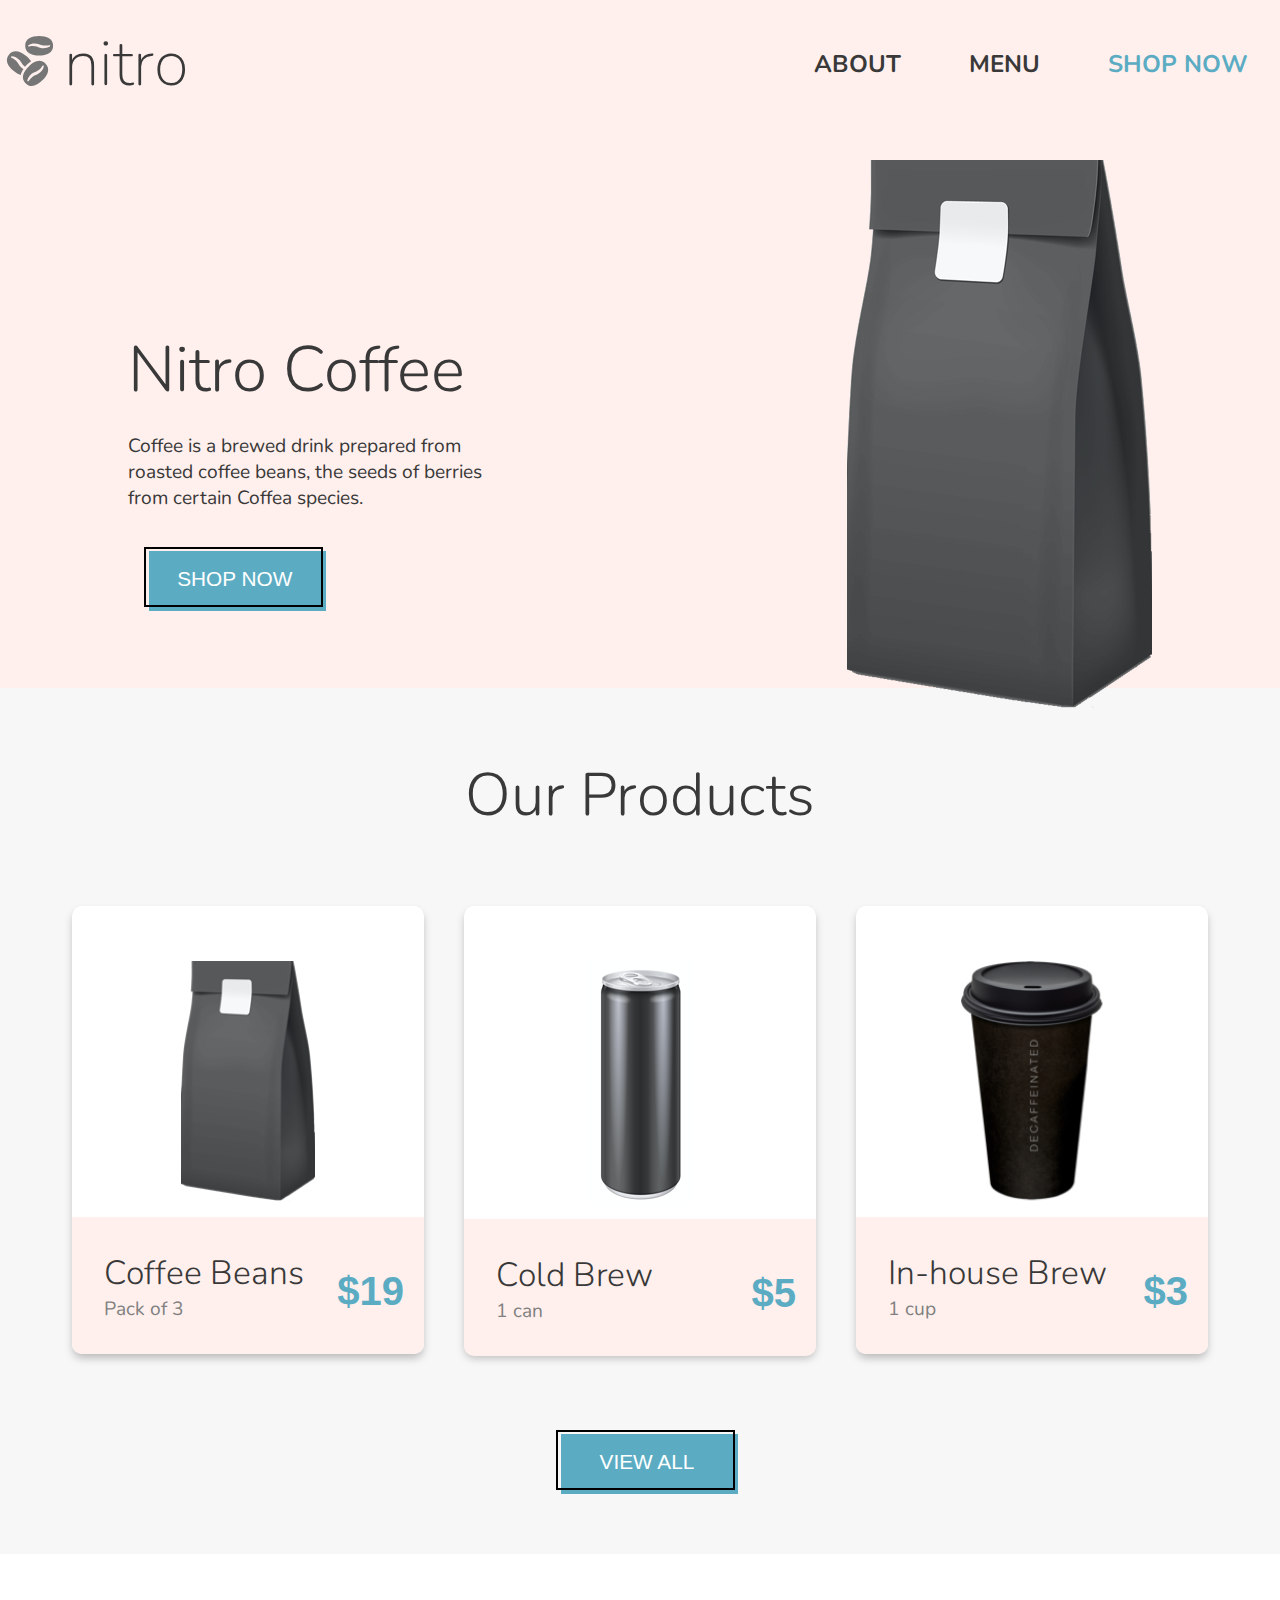
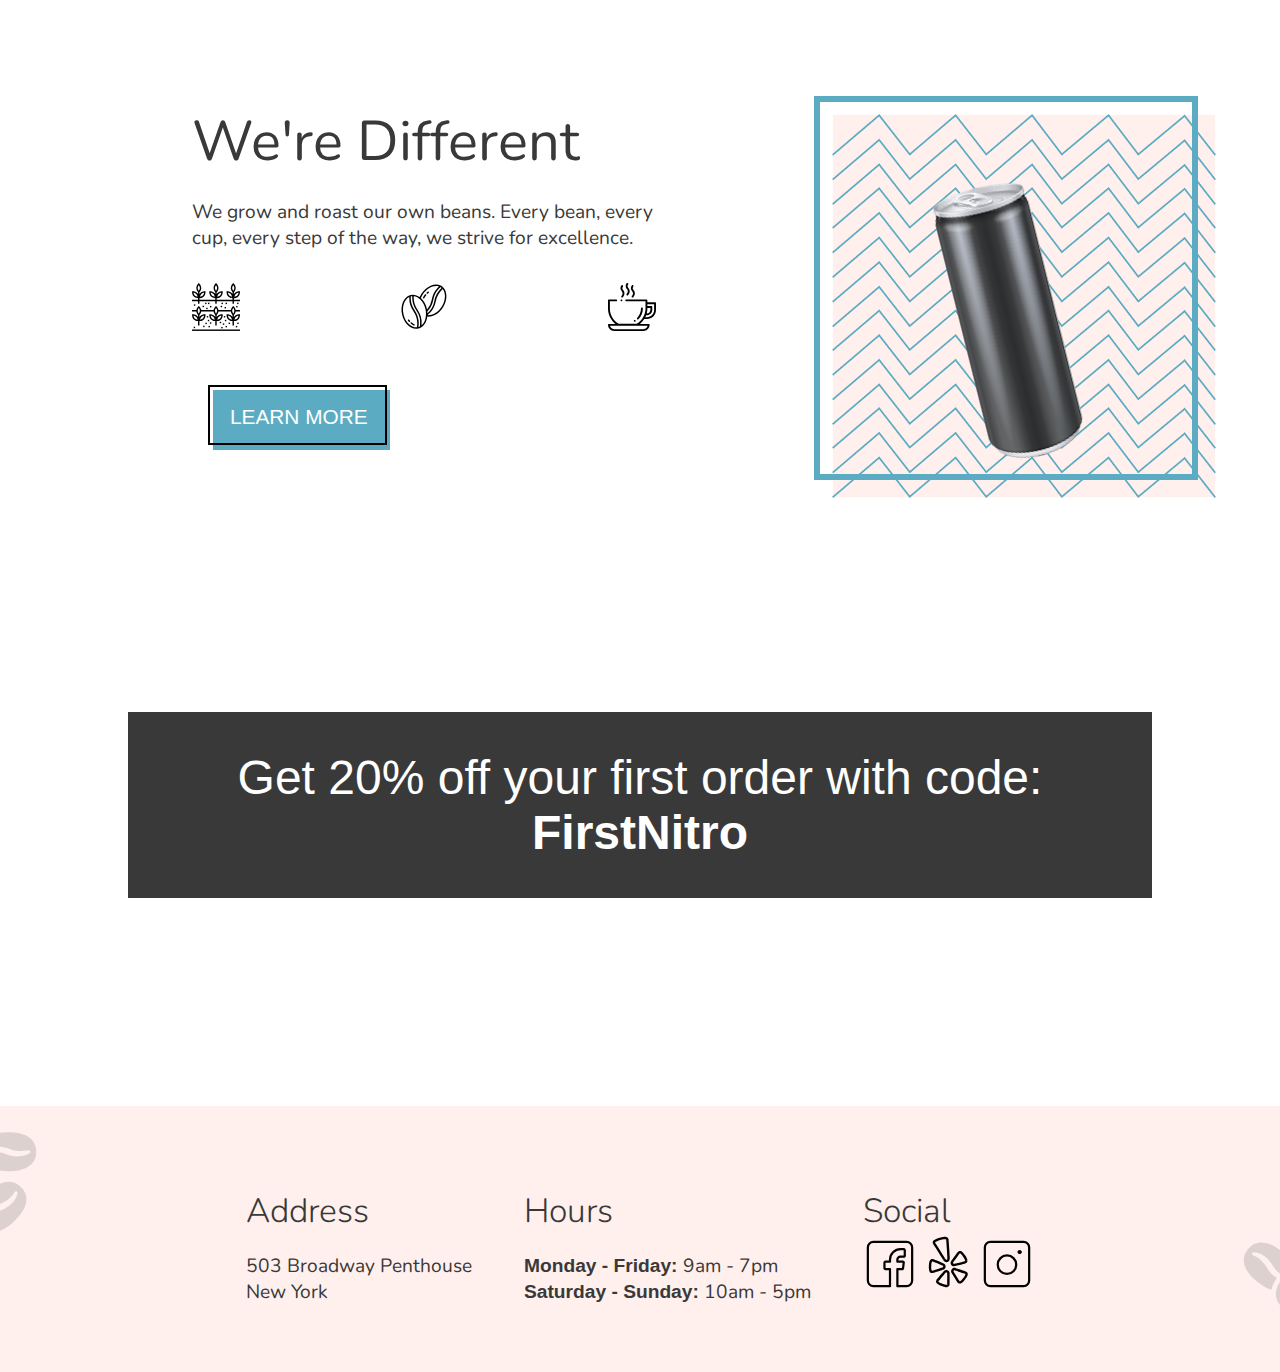
<file: noriko-kono-coffeeshop/index.html>
<!DOCTYPE html>
<html lang="en">
    <head>
        <meta charset="UTF-8">
        <meta http-equiv="X-UA-Compatible" content="IE=edge">
        <meta name="viewport" content="width=device-width, initial-scale=1.0">
        <link rel="preconnect" href="https://fonts.googleapis.com">
        <link rel="preconnect" href="https://fonts.gstatic.com" crossorigin>
        <link href="https://fonts.googleapis.com/css2?family=Nunito:wght@300&display=swap" rel="stylesheet">    
        <link rel="stylesheet" href="./css/global.css">
        <link rel="stylesheet" href="./css/landing.css">

        <title>🍰 Coffee Shop Home</title>
    </head>
    <body>
        <header>
            <nav class="navbar">
                <div>
                        <a href="./"><img src="./assets/logos/coffee-beans-logo-and-footer.svg" alt="coffee bean logo" class="beans-icon"></a>
                        <a href="https://www.starbucks.ca/" target="_blank" rel="noopener noreferrer" class="store-name">nitro</a>
                </div>
                <div>
                    <ul> 
                        <li><a href="#address">ABOUT</a></li>
                        <li><a href="./pages/menu.html">MENU</a></li>
                        <li><a href="./pages/menu.html" class="shop-now">SHOP NOW</a></li>
                    </ul>
                </div>
            </nav>
        </header>

        <main>
            <section class="h1-container">
                <div class="h1-container__card--text">
                    <h1>Nitro Coffee</h1>
                        <p>Coffee is a brewed drink prepared from <br> roasted coffee beans, the seeds of berries <br> from certain Coffea species.</p>
                        <div>
                            <a href="./pages/menu.html"><button type="button" class="button shop-now">SHOP NOW</button>
                            <div class="button__line"></div>
                            </a>
                        </div>
                </div>
                <div class="h1-container__card--image">
                        <img src="./assets/images/coffeebeans-hero.png" alt="coffee bag">
                </div>
            </section>
        
            <section class="product">
                <h2 class="product__heading">Our Products</h2>
                <div class="product-container">  
                    <div class="product-container__card">
                        <img src="./assets/images/coffeebeans.png" alt="coffee beans" class="product-image">   
                            <div class="product-container__card-pink-background">
                                <div class="product-container__card-pink-background--left">
                                    <h3>Coffee Beans</h3>
                                    <p class="product-container__card-pink-background--left-description">Pack of 3</p>
                                </div>
                                <p class="product-price">$19</p>
                            </div>
                    </div>  

                    <div class="product-container__card">
                        <img src="./assets/images/coldbrew.png" alt="cold brew" class="product-image">
                            <div class="product-container__card-pink-background">
                                <div class="product-container__card-pink-background--left">
                                    <h3>Cold Brew</h3>
                                    <p class="product-container__card-pink-background--left-description">1 can</p>
                                </div>
                                <p class="product-price">$5</p>
                            </div>
                    </div>

                    <div class="product-container__card">
                        <img src="./assets/images/inhousebrew.png" alt="in-house brew" class="product-image">
                            <div class="product-container__card-pink-background">
                                <div class="product-container__card-pink-background--left">
                                    <h3>In-house Brew</h3>
                                    <p class="product-container__card-pink-background--left-description">1 cup</p>
                                </div>
                                <p class="product-price">$3</p>
                            </div>
                    </div>     
                </div>

                <div class="product-container--button">
                    <a href="./pages/menu.html">
                        <button type="button" class="button">VIEW ALL</button>
                            <div class="button__line"></div>
                    </a>
                </div>
            </section>       
            
            <section class="slogan-container">
                <div class="slogan-container__left">
                    <h4>We're Different</h4>
                        <p>
                            We grow and roast our own beans. Every bean, every<br>
                            cup, every step of the way, we strive for excellence.
                        </p>

                        <div class="slogan-container__icon-container">
                            <div class="slogan-container__icon">
                                <img src="./assets/logos/planting.svg" alt="plant icon" class="slogan-icon">
                            </div>
                            <div class="slogan-container__icon">
                                <img src="./assets/logos/coffee-beans.svg" alt="coffee beans icon" class="slogan-icon">
                            </div>
                            <div class="slogan-container__icon">
                                <img src="./assets/logos/coffee-cup.svg" alt="coffee cup icon" class="slogan-icon">
                            </div>
                        </div>

                        <div class="button-block">
                            <a href="https://www.deviantart.com/yves100/art/Nyancat-coffee-version-3-335978188" target="_blank" rel="noopener noreferrer">
                                <button type="button" class="button">LEARN MORE</button>
                                    <div class="button__line"></div>
                            </a>
                        </div>
                </div>

                 <div class="slogan-container__right">
                        <div class="slogan-container__right--png-1">
                            <img src="./assets/logos/coldbrewbackground.png" alt="cold brew background" class="cold-brew-background">
                                <div class="slogan-container__right--line-decoration">
                                    <div class="slogan-container__right--png-2">
                                        <img src="./assets/images/tiltedcan.png" alt="tilted can" class="tilted-can style">
                                    </div>
                                </div>
                        </div>
                    </div>
                </div>
            </section>
                <p class="promotion">Get 20% off your first order with code: <span class="promotion__title">FirstNitro</span></p>
        </main> 

        <footer>
            <address class="address" id="address">
                <div class="address__beans-logo--left">
                    <img src="./assets/logos/coffee-beans-logo-and-footer.svg" alt="coffee bean logo" class="beans-icon--footer">
                </div>
                <div>
                    <h3>Address</h3>
                        <p>503 Broadway Penthouse<br>New York</p>
                    </div>
                <div>
                    <h3>Hours</h3>
                        <p>
                            <span>Monday - Friday:</span> 9am - 7pm<br>
                            <span>Saturday - Sunday:</span> 10am - 5pm
                        </p>
                </div>
                <div>
                    <h3>Social</h3>
                        <!-- https://stackoverflow.com/questions/38437231/icon-flipping-on-hover -->
                        <a href="https://www.facebook.com/" target="_blank" rel="noopener noreferrer">
                            <img src="./assets/logos/Facebook-Icon.svg" alt="Facebook icon" id="logo-img" />
                        </a>
                        <a href="https://www.yelp.com/" target="_blank" rel="noopener noreferrer">
                            <img src="./assets/logos/Yelp-Icon.svg" alt="Yelp icon" id="logo-img" />
                        </a>
                        <a href="https://www.instagram.com/" target="_blank" rel="noopener noreferrer">
                            <img src="./assets/logos/Instagram-Icon.svg" alt="Instagram icon" id="logo-img" />
                        </a>
                </div>
                <div class="address__beans-logo--right">
                    <img src="./assets/logos/coffee-beans-logo-and-footer.svg" alt="coffee bean logo" class="beans-icon--footer">
                </div>
            </address>
        </footer>
    </body>
</html>
</file>
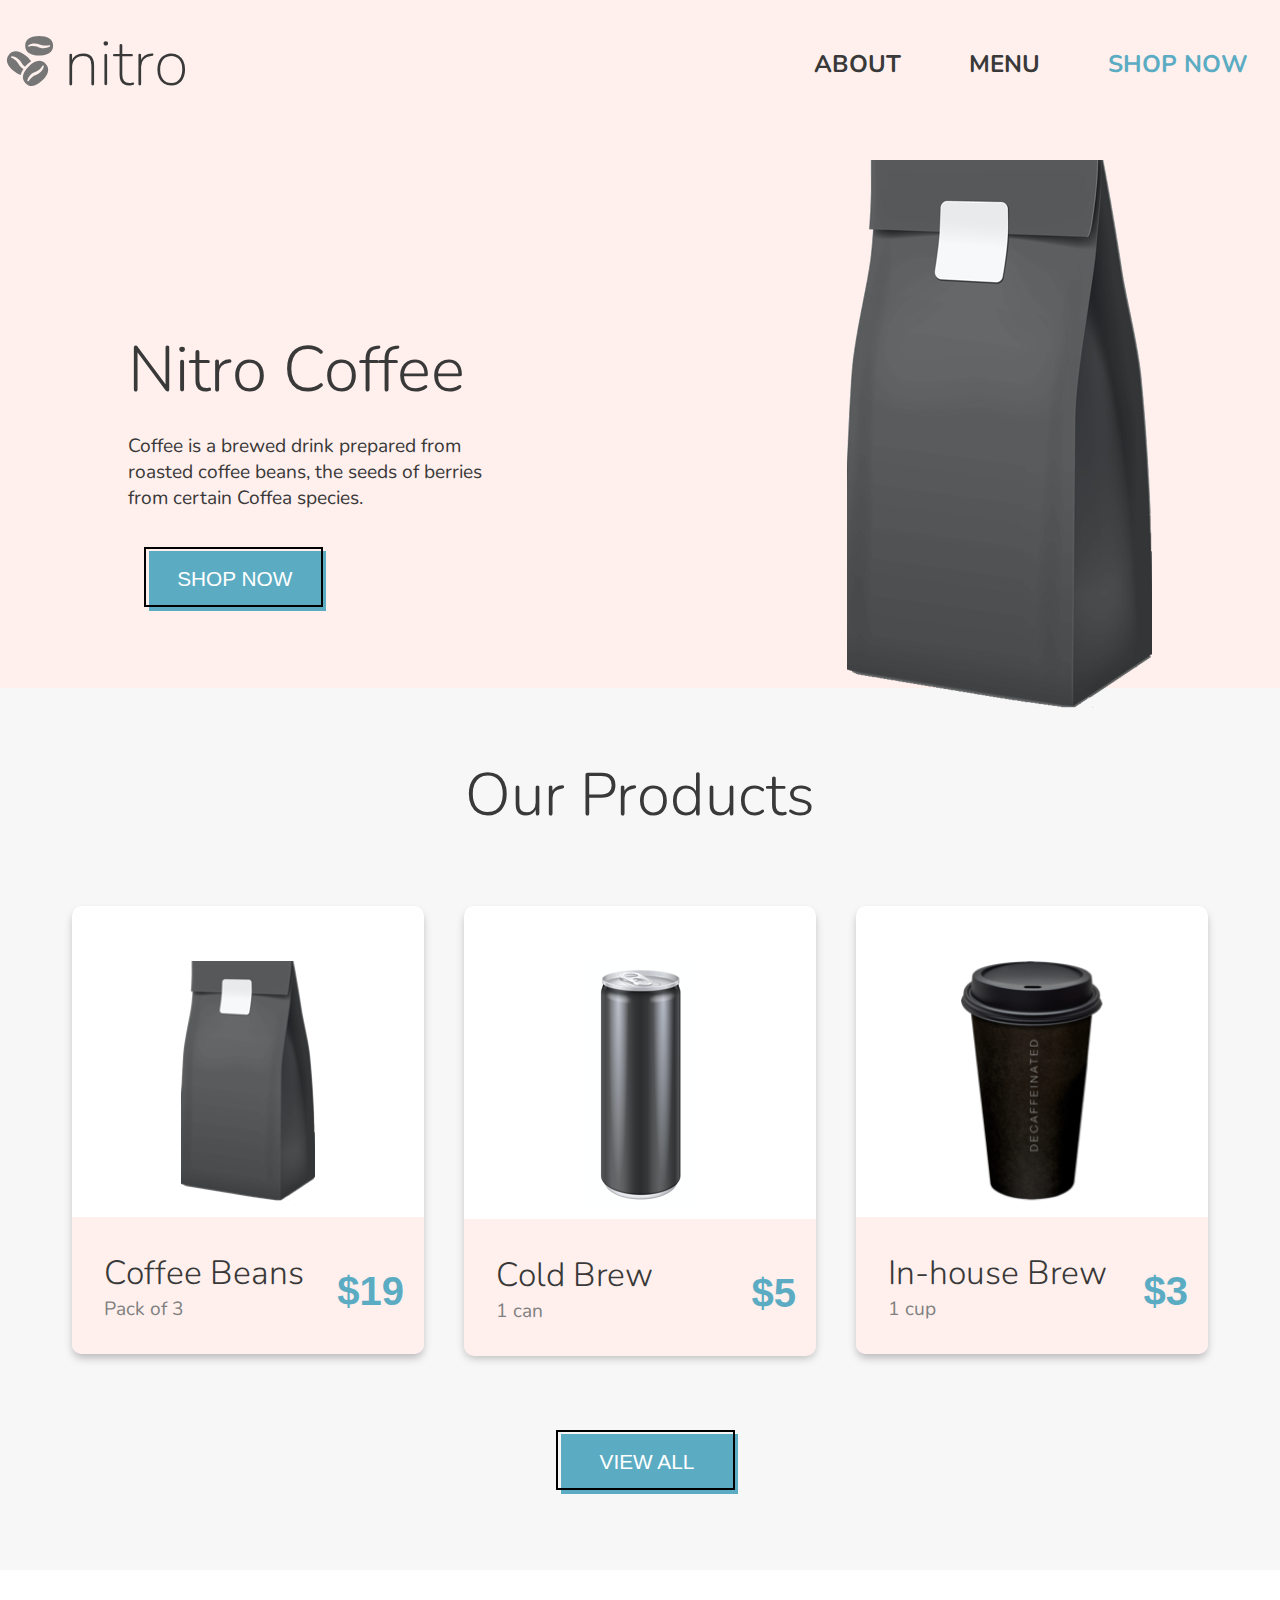
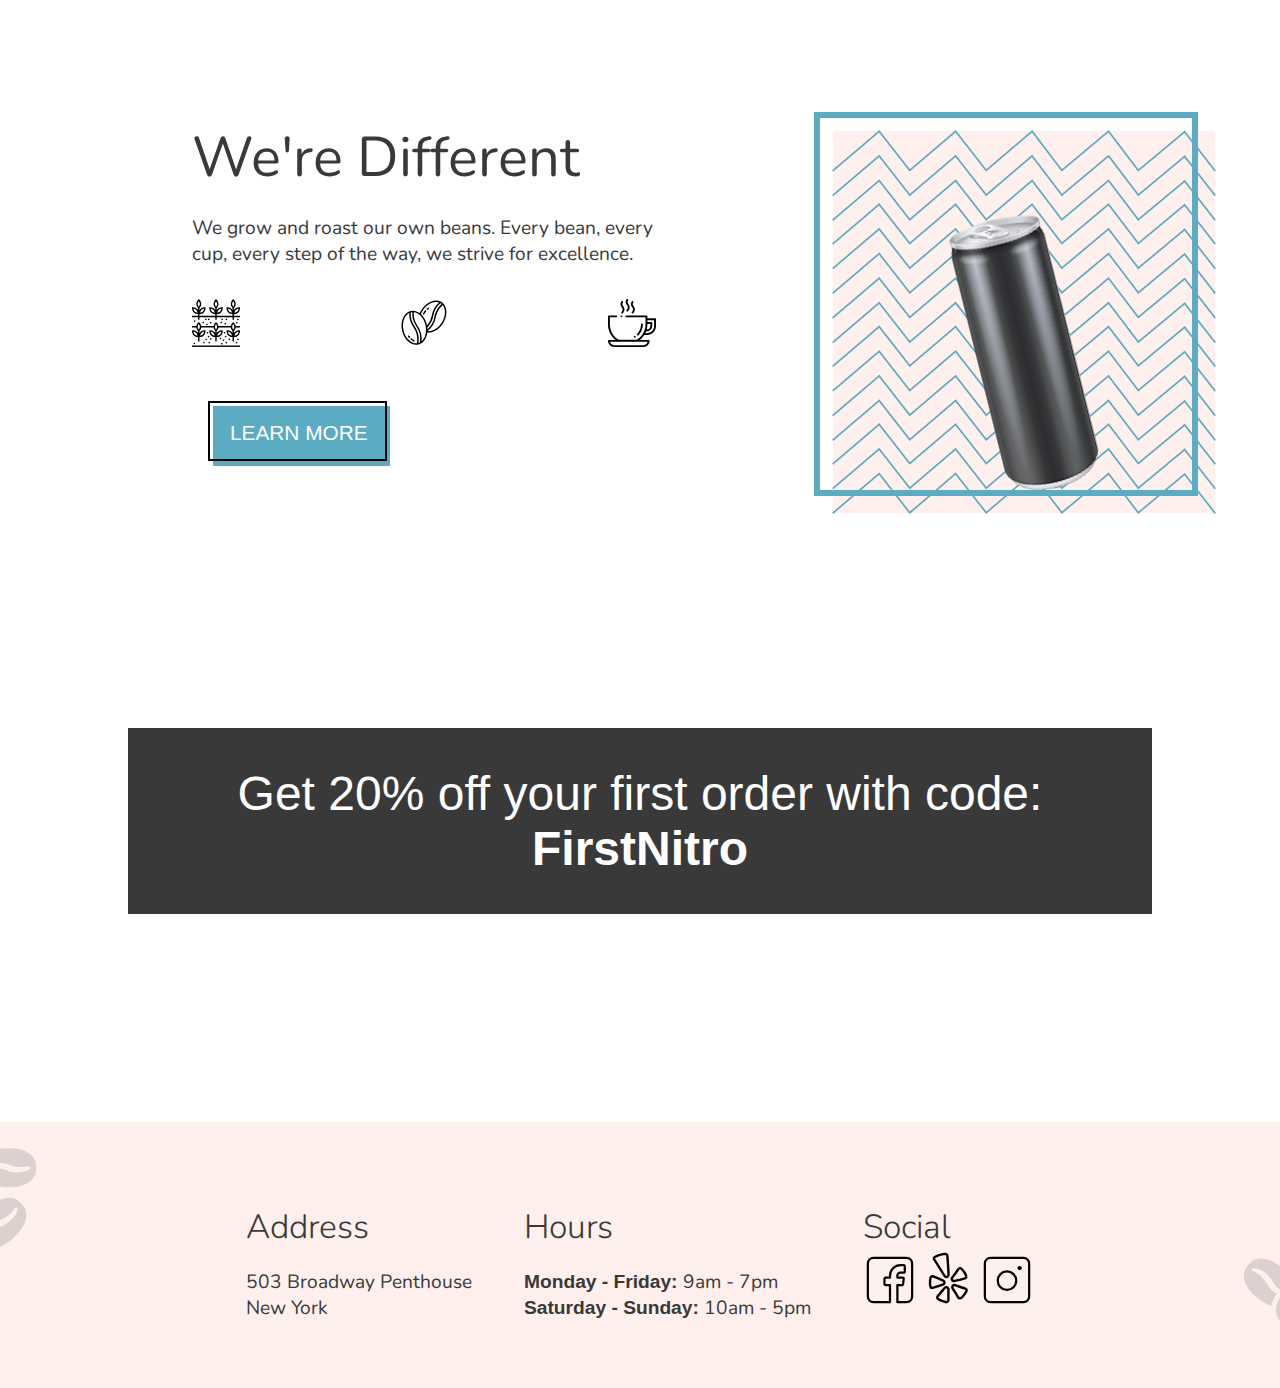
<file: noriko-kono-coffeeshop/pages1/noriko-kono-coffeeshop/index.html>
<!DOCTYPE html>
<html lang="en">
    <head>
        <meta charset="UTF-8">
        <meta http-equiv="X-UA-Compatible" content="IE=edge">
        <meta name="viewport" content="width=device-width, initial-scale=1.0">
        <link rel="preconnect" href="https://fonts.googleapis.com">
        <link rel="preconnect" href="https://fonts.gstatic.com" crossorigin>
        <link href="https://fonts.googleapis.com/css2?family=Nunito:wght@300&display=swap" rel="stylesheet">    
        <link rel="stylesheet" href="./scss/main.css">

        <title>🍰 Coffee Shop Home</title>
    </head>
    <body>
        <header>
            <nav class="navbar">
                <div>
                        <a href="./"><img src="./assets/logos/coffee-beans-logo-and-footer.svg" alt="coffee bean logo" class="beans-icon"></a>
                        <a href="https://www.starbucks.ca/" target="_blank" rel="noopener noreferrer" class="store-name">nitro</a>
                </div>
                <div>
                    <ul> 
                        <li><a href="#address">ABOUT</a></li>
                        <li><a href="./pages/menu.html">MENU</a></li>
                        <li><a href="./pages/menu.html" class="shop-now">SHOP NOW</a></li>
                    </ul>
                </div>
            </nav>
        </header>

        <main>
            <section class="h1-container">
                <div class="h1-container__card--text">
                    <h1>Nitro Coffee</h1>
                        <p>Coffee is a brewed drink prepared from <br> roasted coffee beans, the seeds of berries <br> from certain Coffea species.</p>
                        <div>
                            <a href="./pages/menu.html"><button type="button" class="button shop-now">SHOP NOW</button>
                            <div class="button__line"></div>
                            </a>
                        </div>
                </div>
                <div class="h1-container__card--image">
                        <img src="./assets/images/coffeebeans-hero.png" alt="coffee bag">
                </div>
            </section>
        
            <section class="product">
                <h2 class="product__heading">Our Products</h2>
                <div class="product-container">  
                    <div class="product-container__card">
                        <img src="./assets/images/coffeebeans.png" alt="coffee beans" class="product-image">   
                            <div class="product-container__card-pink-background">
                                <div class="product-container__card-pink-background--left">
                                    <h3>Coffee Beans</h3>
                                    <p class="product-container__card-pink-background--left-description">Pack of 3</p>
                                </div>
                                <p class="product-price">$19</p>
                            </div>
                    </div>  

                    <div class="product-container__card">
                        <img src="./assets/images/coldbrew.png" alt="cold brew" class="product-image">
                            <div class="product-container__card-pink-background">
                                <div class="product-container__card-pink-background--left">
                                    <h3>Cold Brew</h3>
                                    <p class="product-container__card-pink-background--left-description">1 can</p>
                                </div>
                                <p class="product-price">$5</p>
                            </div>
                    </div>

                    <div class="product-container__card">
                        <img src="./assets/images/inhousebrew.png" alt="in-house brew" class="product-image">
                            <div class="product-container__card-pink-background">
                                <div class="product-container__card-pink-background--left">
                                    <h3>In-house Brew</h3>
                                    <p class="product-container__card-pink-background--left-description">1 cup</p>
                                </div>
                                <p class="product-price">$3</p>
                            </div>
                    </div>     
                </div>

                <div class="product-container--button">
                    <a href="./pages/menu.html">
                        <button type="button" class="button">VIEW ALL</button>
                            <div class="button__line"></div>
                    </a>
                </div>
            </section>       
            
            <section class="slogan-container">
                <div class="slogan-container__left">
                    <h4>We're Different</h4>
                        <p>
                            We grow and roast our own beans. Every bean, every<br>
                            cup, every step of the way, we strive for excellence.
                        </p>

                        <div class="slogan-container__icon-container">
                            <div class="slogan-container__icon">
                                <img src="./assets/logos/planting.svg" alt="plant icon" class="slogan-icon">
                            </div>
                            <div class="slogan-container__icon">
                                <img src="./assets/logos/coffee-beans.svg" alt="coffee beans icon" class="slogan-icon">
                            </div>
                            <div class="slogan-container__icon">
                                <img src="./assets/logos/coffee-cup.svg" alt="coffee cup icon" class="slogan-icon">
                            </div>
                        </div>

                        <div class="button-block">
                            <a href="https://www.deviantart.com/yves100/art/Nyancat-coffee-version-3-335978188" target="_blank" rel="noopener noreferrer">
                                <button type="button" class="button">LEARN MORE</button>
                                    <div class="button__line"></div>
                            </a>
                        </div>
                </div>

                 <div class="slogan-container__right">
                        <div class="slogan-container__right--png-1">
                            <img src="./assets/logos/coldbrewbackground.png" alt="cold brew background" class="cold-brew-background">
                                <div class="slogan-container__right--line-decoration">
                                    <div class="slogan-container__right--png-2">
                                        <img src="./assets/images/tiltedcan.png" alt="tilted can" class="tilted-can style">
                                    </div>
                                </div>
                        </div>
                    </div>
                </div>
            </section>
                <button class="promotion">Get 20% off your first order with code: <span class="promotion__title">FirstNitro</span></button>
        </main> 

        <footer>
            <address class="address" id="address">
                <div class="address__beans-logo--left">
                    <img src="./assets/logos/coffee-beans-logo-and-footer.svg" alt="coffee bean logo" class="beans-icon--footer">
                </div>
                <div>
                    <h3>Address</h3>
                        <p>503 Broadway Penthouse<br>New York</p>
                    </div>
                <div>
                    <h3>Hours</h3>
                        <p>
                            <span>Monday - Friday:</span> 9am - 7pm<br>
                            <span>Saturday - Sunday:</span> 10am - 5pm
                        </p>
                </div>
                <div>
                    <h3>Social</h3>
                        <!-- https://stackoverflow.com/questions/38437231/icon-flipping-on-hover -->
                        <a href="https://www.facebook.com/" target="_blank" rel="noopener noreferrer">
                            <img src="./assets/logos/Facebook-Icon.svg" alt="Facebook icon" id="logo-img" />
                        </a>
                        <a href="https://www.yelp.com/" target="_blank" rel="noopener noreferrer">
                            <img src="./assets/logos/Yelp-Icon.svg" alt="Yelp icon" id="logo-img" />
                        </a>
                        <a href="https://www.instagram.com/" target="_blank" rel="noopener noreferrer">
                            <img src="./assets/logos/Instagram-Icon.svg" alt="Instagram icon" id="logo-img" />
                        </a>
                </div>
                <div class="address__beans-logo--right">
                    <img src="./assets/logos/coffee-beans-logo-and-footer.svg" alt="coffee bean logo" class="beans-icon--footer">
                </div>
            </address>
        </footer>
    </body>
</html>
</file>
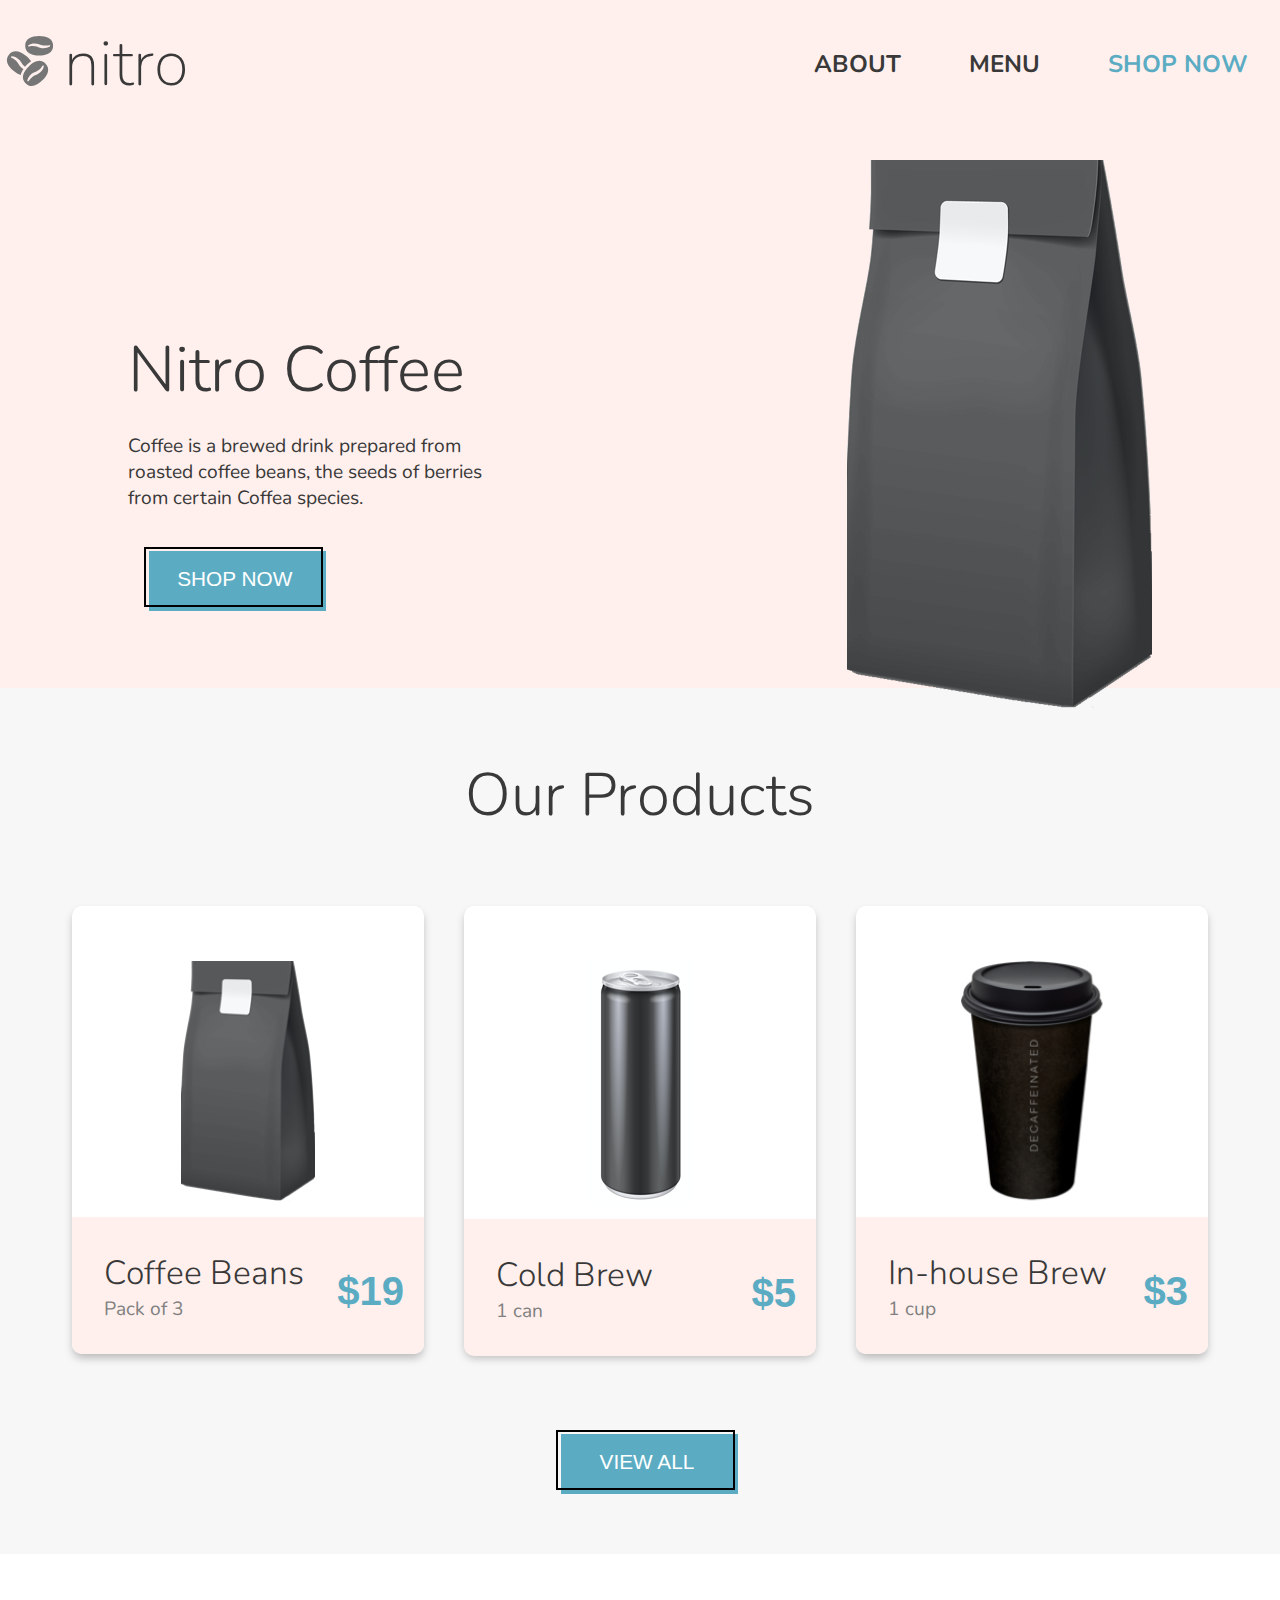
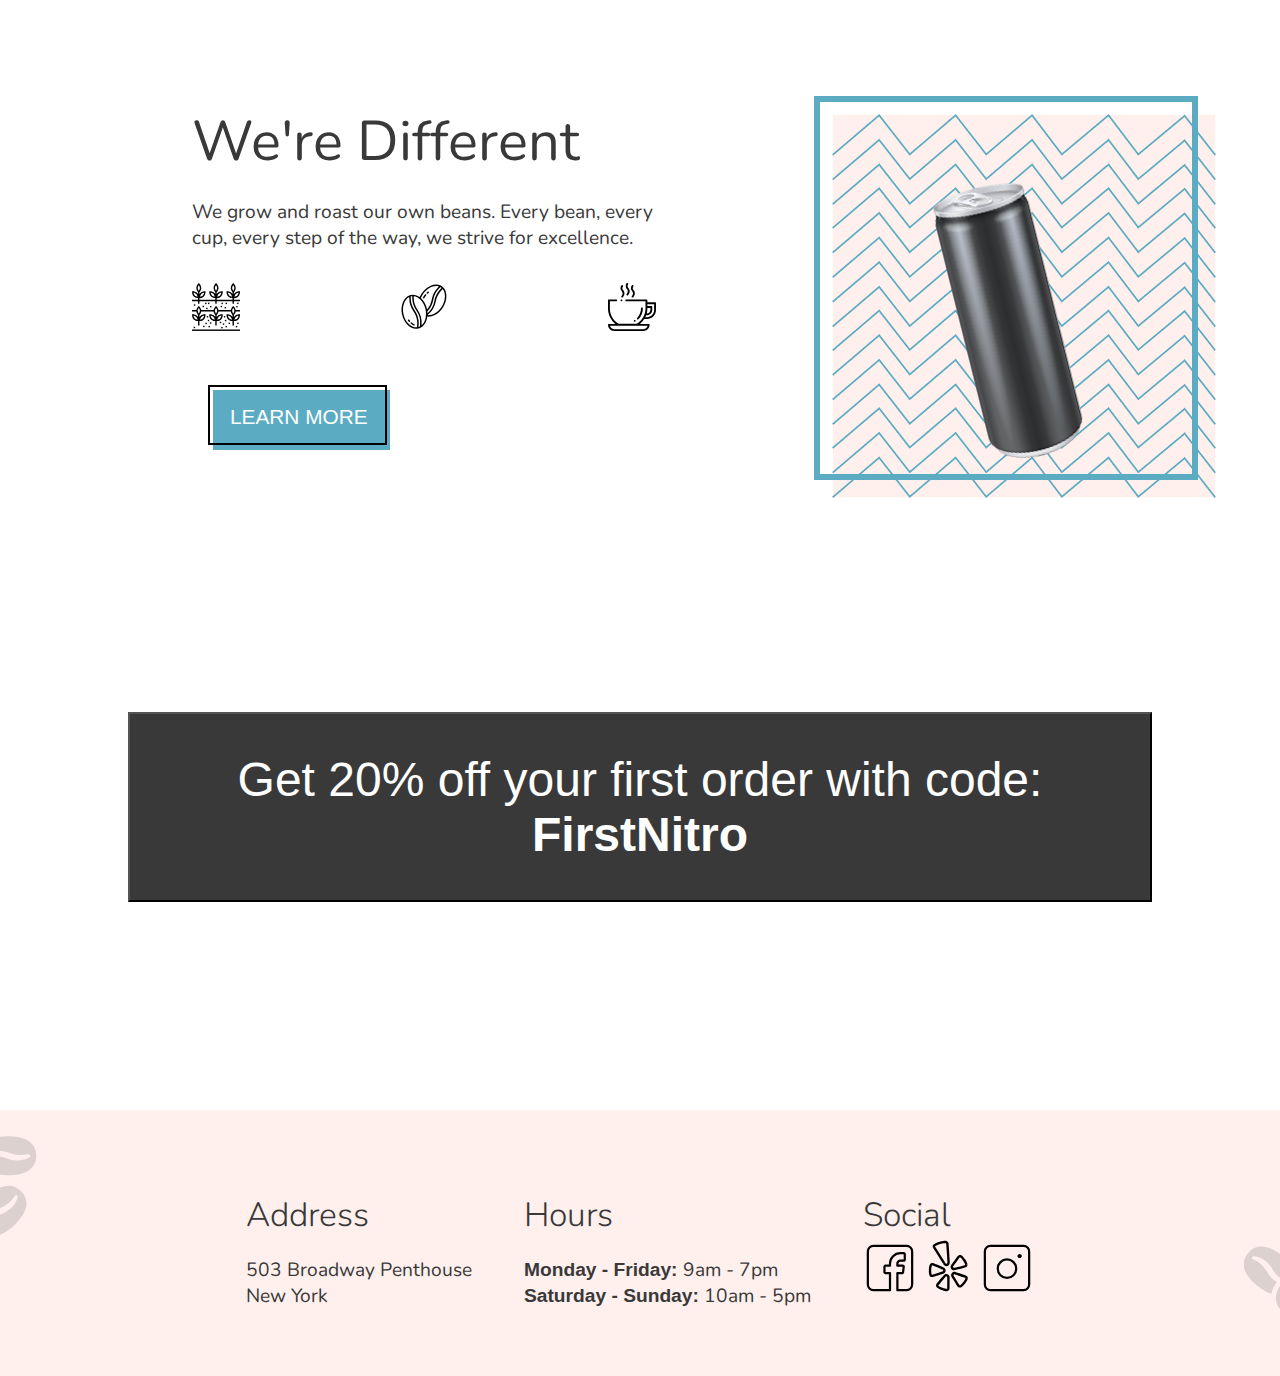
<file: noriko-kono-coffeeshop/index1.html>
<!DOCTYPE html>
<html lang="en">
    <head>
        <meta charset="UTF-8">
        <meta http-equiv="X-UA-Compatible" content="IE=edge">
        <meta name="viewport" content="width=device-width, initial-scale=1.0">
        <link rel="preconnect" href="https://fonts.googleapis.com">
        <link rel="preconnect" href="https://fonts.gstatic.com" crossorigin>
        <link href="https://fonts.googleapis.com/css2?family=Nunito:wght@300&display=swap" rel="stylesheet">    
        <link rel="stylesheet" href="./css/global.css">
        <link rel="stylesheet" href="./css/landing.css">

        <title>🍰 Coffee Shop Home</title>
    </head>
    <body>
        <header>
            <nav class="navbar">
                <div>
                        <a href="./index1.html"><img src="./assets/logos/coffee-beans-logo-and-footer.svg" alt="coffee bean logo" class="beans-icon"></a>
                        <a href="https://www.starbucks.ca/" target="_blank" rel="noopener noreferrer" class="store-name">nitro</a>
                </div>
                <div>
                    <ul> 
                        <li><a href="#address">ABOUT</a></li>
                        <li><a href="./pages1/menu1.html">MENU</a></li>
                        <li><a href="./pages1/menu1.html" class="shop-now">SHOP NOW</a></li>
                    </ul>
                </div>
            </nav>
        </header>

        <main>
            <section class="h1-container">
                <div class="h1-container__card--text">
                    <h1>Nitro Coffee</h1>
                        <p>Coffee is a brewed drink prepared from <br> roasted coffee beans, the seeds of berries <br> from certain Coffea species.</p>
                        <div>
                            <a href="./pages1/menu1.html"><button type="button" class="button shop-now">SHOP NOW</button>
                            <div class="button__line"></div>
                            </a>
                        </div>
                </div>
                <div class="h1-container__card--image">
                        <img src="./assets/images/coffeebeans-hero.png" alt="coffee bag">
                </div>
            </section>
        
            <section class="product">
                <h2 class="product__heading">Our Products</h2>
                <div class="product-container">  
                    <div class="product-container__card">
                        <img src="./assets/images/coffeebeans.png" alt="coffee beans" class="product-image">   
                            <div class="product-container__card-pink-background">
                                <div class="product-container__card-pink-background--left">
                                    <h3>Coffee Beans</h3>
                                    <p class="product-container__card-pink-background--left-description">Pack of 3</p>
                                </div>
                                <p class="product-price">$19</p>
                            </div>
                    </div>  

                    <div class="product-container__card">
                        <img src="./assets/images/coldbrew.png" alt="cold brew" class="product-image">
                            <div class="product-container__card-pink-background">
                                <div class="product-container__card-pink-background--left">
                                    <h3>Cold Brew</h3>
                                    <p class="product-container__card-pink-background--left-description">1 can</p>
                                </div>
                                <p class="product-price">$5</p>
                            </div>
                    </div>

                    <div class="product-container__card">
                        <img src="./assets/images/inhousebrew.png" alt="in-house brew" class="product-image">
                            <div class="product-container__card-pink-background">
                                <div class="product-container__card-pink-background--left">
                                    <h3>In-house Brew</h3>
                                    <p class="product-container__card-pink-background--left-description">1 cup</p>
                                </div>
                                <p class="product-price">$3</p>
                            </div>
                    </div>     
                </div>

                <div class="product-container--button">
                    <a href="./pages1/menu1.html">
                        <button type="button" class="button">VIEW ALL</button>
                            <div class="button__line"></div>
                    </a>
                </div>
            </section>       
            
            <section class="slogan-container">
                <div class="slogan-container__left">
                    <h4>We're Different</h4>
                        <p>
                            We grow and roast our own beans. Every bean, every<br>
                            cup, every step of the way, we strive for excellence.
                        </p>

                        <div class="slogan-container__icon-container">
                            <div class="slogan-container__icon">
                                <img src="./assets/logos/planting.svg" alt="plant icon" class="slogan-icon">
                            </div>
                            <div class="slogan-container__icon">
                                <img src="./assets/logos/coffee-beans.svg" alt="coffee beans icon" class="slogan-icon">
                            </div>
                            <div class="slogan-container__icon">
                                <img src="./assets/logos/coffee-cup.svg" alt="coffee cup icon" class="slogan-icon">
                            </div>
                        </div>

                        <div class="button-block">
                            <a href="https://www.deviantart.com/yves100/art/Nyancat-coffee-version-3-335978188" target="_blank" rel="noopener noreferrer">
                                <button type="button" class="button">LEARN MORE</button>
                                    <div class="button__line"></div>
                            </a>
                        </div>
                </div>

                 <div class="slogan-container__right">
                        <div class="slogan-container__right--png-1">
                            <img src="./assets/logos/coldbrewbackground.png" alt="cold brew background" class="cold-brew-background">
                                <div class="slogan-container__right--line-decoration">
                                    <div class="slogan-container__right--png-2">
                                        <img src="./assets/images/tiltedcan.png" alt="tilted can" class="tilted-can style">
                                    </div>
                                </div>
                        </div>
                    </div>
                </div>
            </section>
                <button class="promotion">Get 20% off your first order with code: <span class="promotion__title">FirstNitro</span></button>
        </main> 

        <footer>
            <address class="address" id="address">
                <div class="address__beans-logo--left">
                    <img src="./assets/logos/coffee-beans-logo-and-footer.svg" alt="coffee bean logo" class="beans-icon--footer">
                </div>
                <div>
                    <h3>Address</h3>
                        <p>503 Broadway Penthouse<br>New York</p>
                    </div>
                <div>
                    <h3>Hours</h3>
                        <p>
                            <span>Monday - Friday:</span> 9am - 7pm<br>
                            <span>Saturday - Sunday:</span> 10am - 5pm
                        </p>
                </div>
                <div>
                    <h3>Social</h3>
                        <!-- https://stackoverflow.com/questions/38437231/icon-flipping-on-hover -->
                        <a href="https://www.facebook.com/" target="_blank" rel="noopener noreferrer">
                            <img src="./assets/logos/Facebook-Icon.svg" alt="Facebook icon" id="logo-img" />
                        </a>
                        <a href="https://www.yelp.com/" target="_blank" rel="noopener noreferrer">
                            <img src="./assets/logos/Yelp-Icon.svg" alt="Yelp icon" id="logo-img" />
                        </a>
                        <a href="https://www.instagram.com/" target="_blank" rel="noopener noreferrer">
                            <img src="./assets/logos/Instagram-Icon.svg" alt="Instagram icon" id="logo-img" />
                        </a>
                </div>
                <div class="address__beans-logo--right">
                    <img src="./assets/logos/coffee-beans-logo-and-footer.svg" alt="coffee bean logo" class="beans-icon--footer">
                </div>
            </address>
        </footer>
    </body>
</html>
</file>
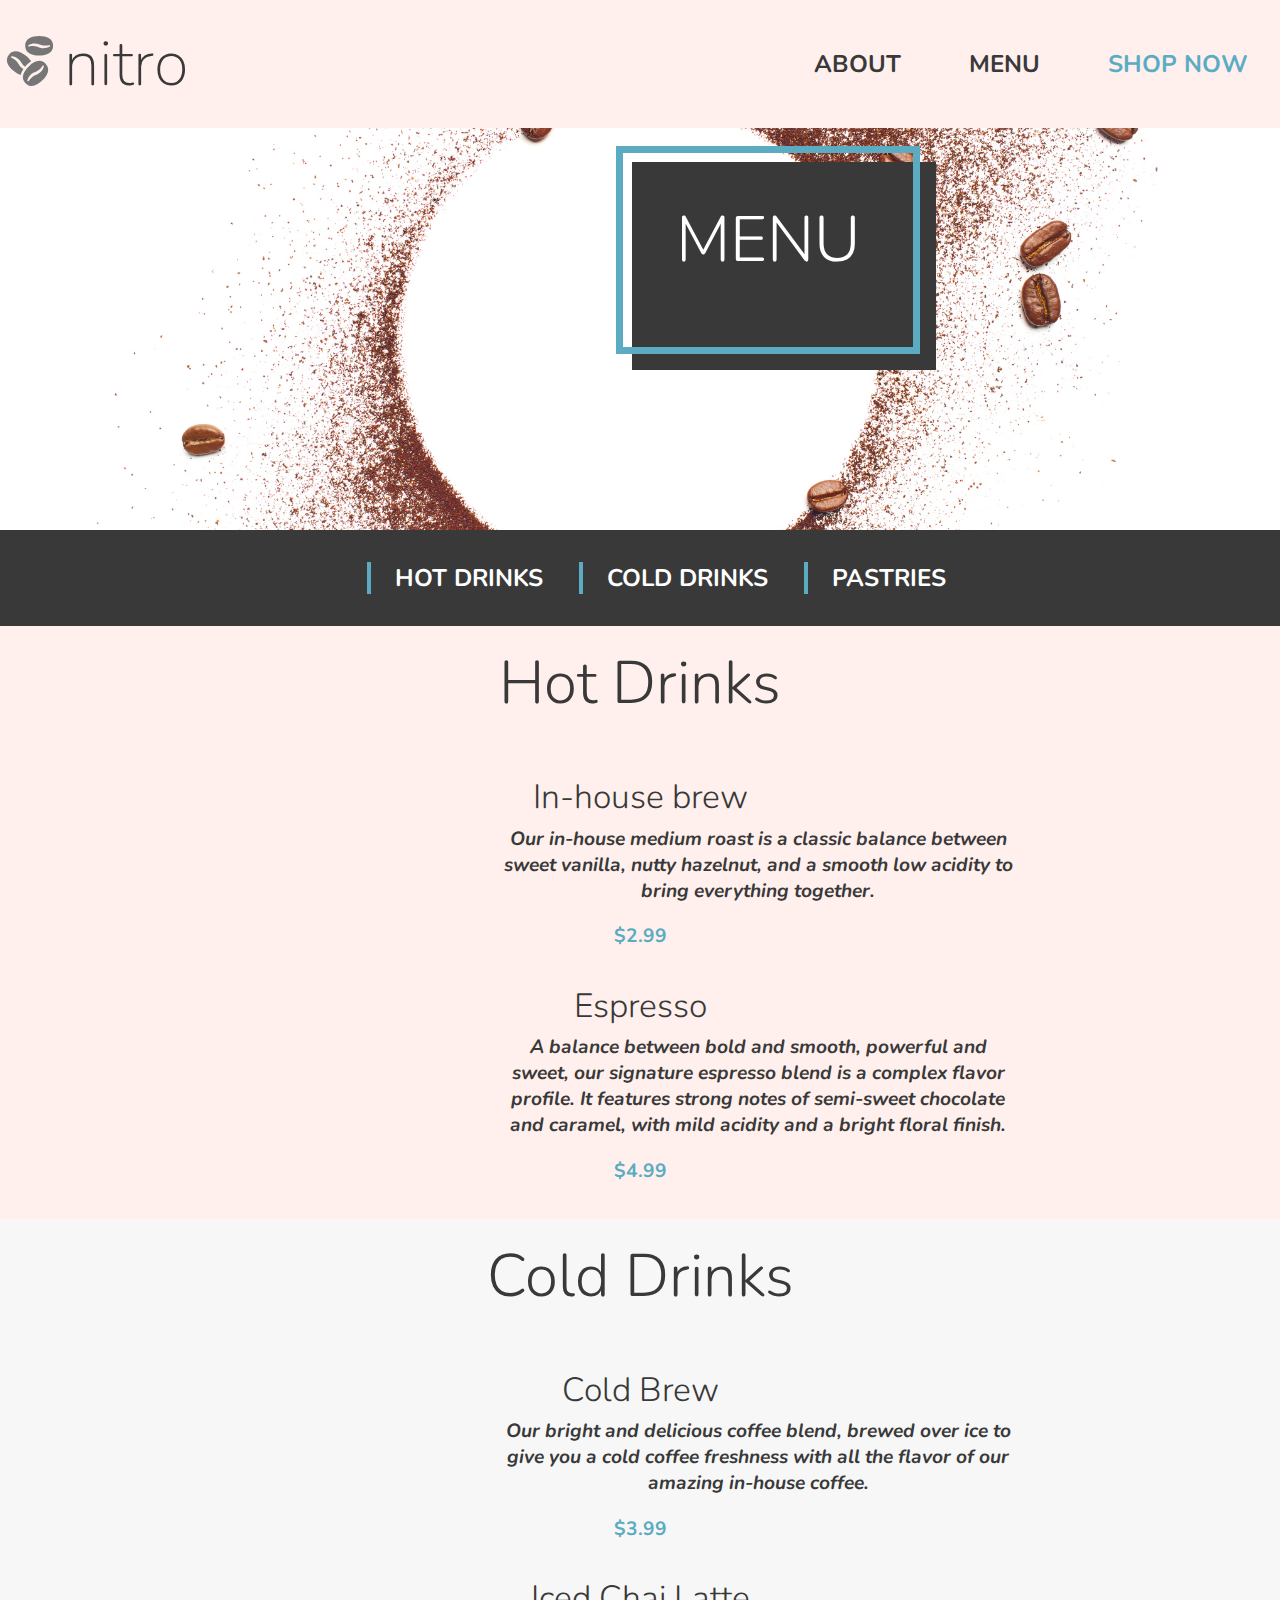
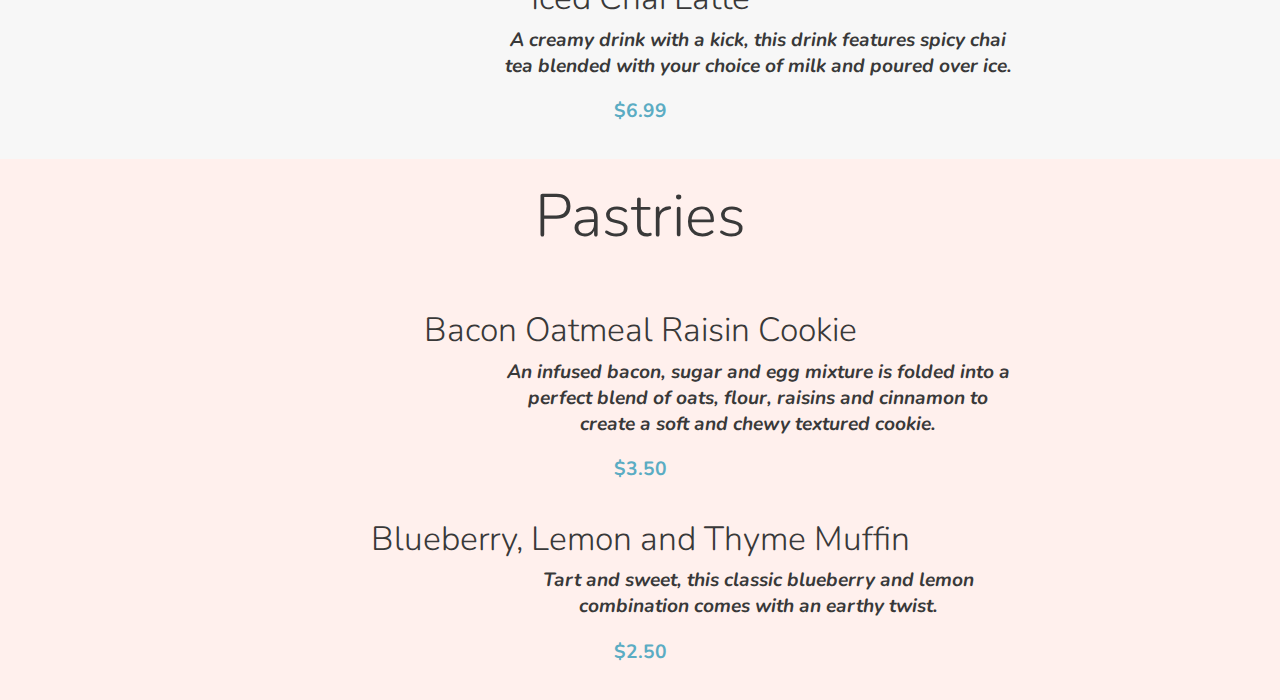
<file: noriko-kono-coffeeshop/pages/menu.html>
<!DOCTYPE html>
<html lang="en">
    <head>
        <meta charset="UTF-8">
        <meta http-equiv="X-UA-Compatible" content="IE=edge">
        <meta name="viewport" content="width=device-width, initial-scale=1.0">
        <link rel="preconnect" href="https://fonts.googleapis.com">
        <link rel="preconnect" href="https://fonts.gstatic.com" crossorigin>
        <link href="https://fonts.googleapis.com/css2?family=Nunito:wght@300&display=swap" rel="stylesheet">
        <link rel="stylesheet" href="../css/global.css">
        <link rel="stylesheet" href="../css/menu.css">
        <title>🧁 Coffee Shop Menu</title>
    </head>

    <body>
        <header>
            
              
                <nav class="navbar">
                    <div>
                            <a href="../index.html"><img src="../assets/logos/coffee-beans-logo-and-footer.svg" alt="coffee bean logo" class="beans-icon"></a>
                            <a href="../index.html" class="store-name">nitro</a>
                    </div>
                    <div>
                        <ul> 
                            <li><a href="../index.html">ABOUT</a></li>
                            <li><a href="#hot-drinks">MENU</a></li>
                            <li><a href="#hot-drinks" class="shop-now">SHOP NOW</a></li>
                        </ul>
                    </div>
                </nav>

                <section class="menu-container">
                    <img class="menu-image" src="../assets/images/coffee-circle.jpg" alt="coffee circle image">
                    <div class="text-block">
                        <a href="#hot-drinks">
                            <div class="decoration-line">
                                <h1>MENU</h1>
                            </div>
                        </a>
                    <div>
                </section>
            <nav>
                <ul class="menu-links">
                    <li><a href="#hot-drinks" class="menu-link-text">HOT DRINKS</a></li>
                    <li><a href="#cold-drinks" class="menu-link-text">COLD DRINKS</a></li>
                    <li><a href="#pastries" class="menu-link-text">PASTRIES</a></li>
                </ul>       
            </nav>
        </header>

        <main>
            <section class="pink-background">
                <h2 id="hot-drinks">Hot Drinks</h2>
                    <h3>In-house brew</h3>
                        <p class="menu-description">Our in-house medium roast is a classic balance between sweet vanilla, nutty hazelnut, and a smooth low acidity to bring everything together.</p>
                        <p class="price">$2.99</p>
                        
                    <h3>Espresso</h3>
                        <p class="menu-description">A balance between bold and smooth, powerful and sweet, our signature espresso blend is a complex flavor profile. It features strong notes of semi-sweet chocolate and caramel, with mild acidity and a bright floral finish.
                        <p class="price">$4.99</p>
            </section>

            <section class="gray-background">
                <h2 id="cold-drinks">Cold Drinks</h2>
                    <h3>Cold Brew</h3>
                        <p class="menu-description">Our bright and delicious coffee blend, brewed over ice to give you a cold coffee freshness with all the flavor of our amazing in-house coffee.</p>
                        <p class="price">$3.99</p>
                    <h3>Iced Chai Latte</h3>
                        <p class="menu-description">A creamy drink with a kick, this drink features spicy chai tea blended with your choice of milk and poured over ice.</p>
                        <p class="price">$6.99</p>
            </section>
            
            <section class="pink-background">
                <h2 id="pastries">Pastries</h2>
                    <h3>Bacon Oatmeal Raisin Cookie</h3>
                        <p class="menu-description">An infused bacon, sugar and egg mixture is folded into a perfect blend of oats, flour, raisins and cinnamon to create a soft and chewy textured cookie.</p>
                        <p class="price">$3.50</p>
                    <h3>Blueberry, Lemon and Thyme Muffin</h3>
                        <p class="menu-description">Tart and sweet, this classic blueberry and lemon combination comes with an earthy twist.</p>
                        <p class="price">$2.50</p>
            <section>
        </main> 
    </body>
</html>
</file>
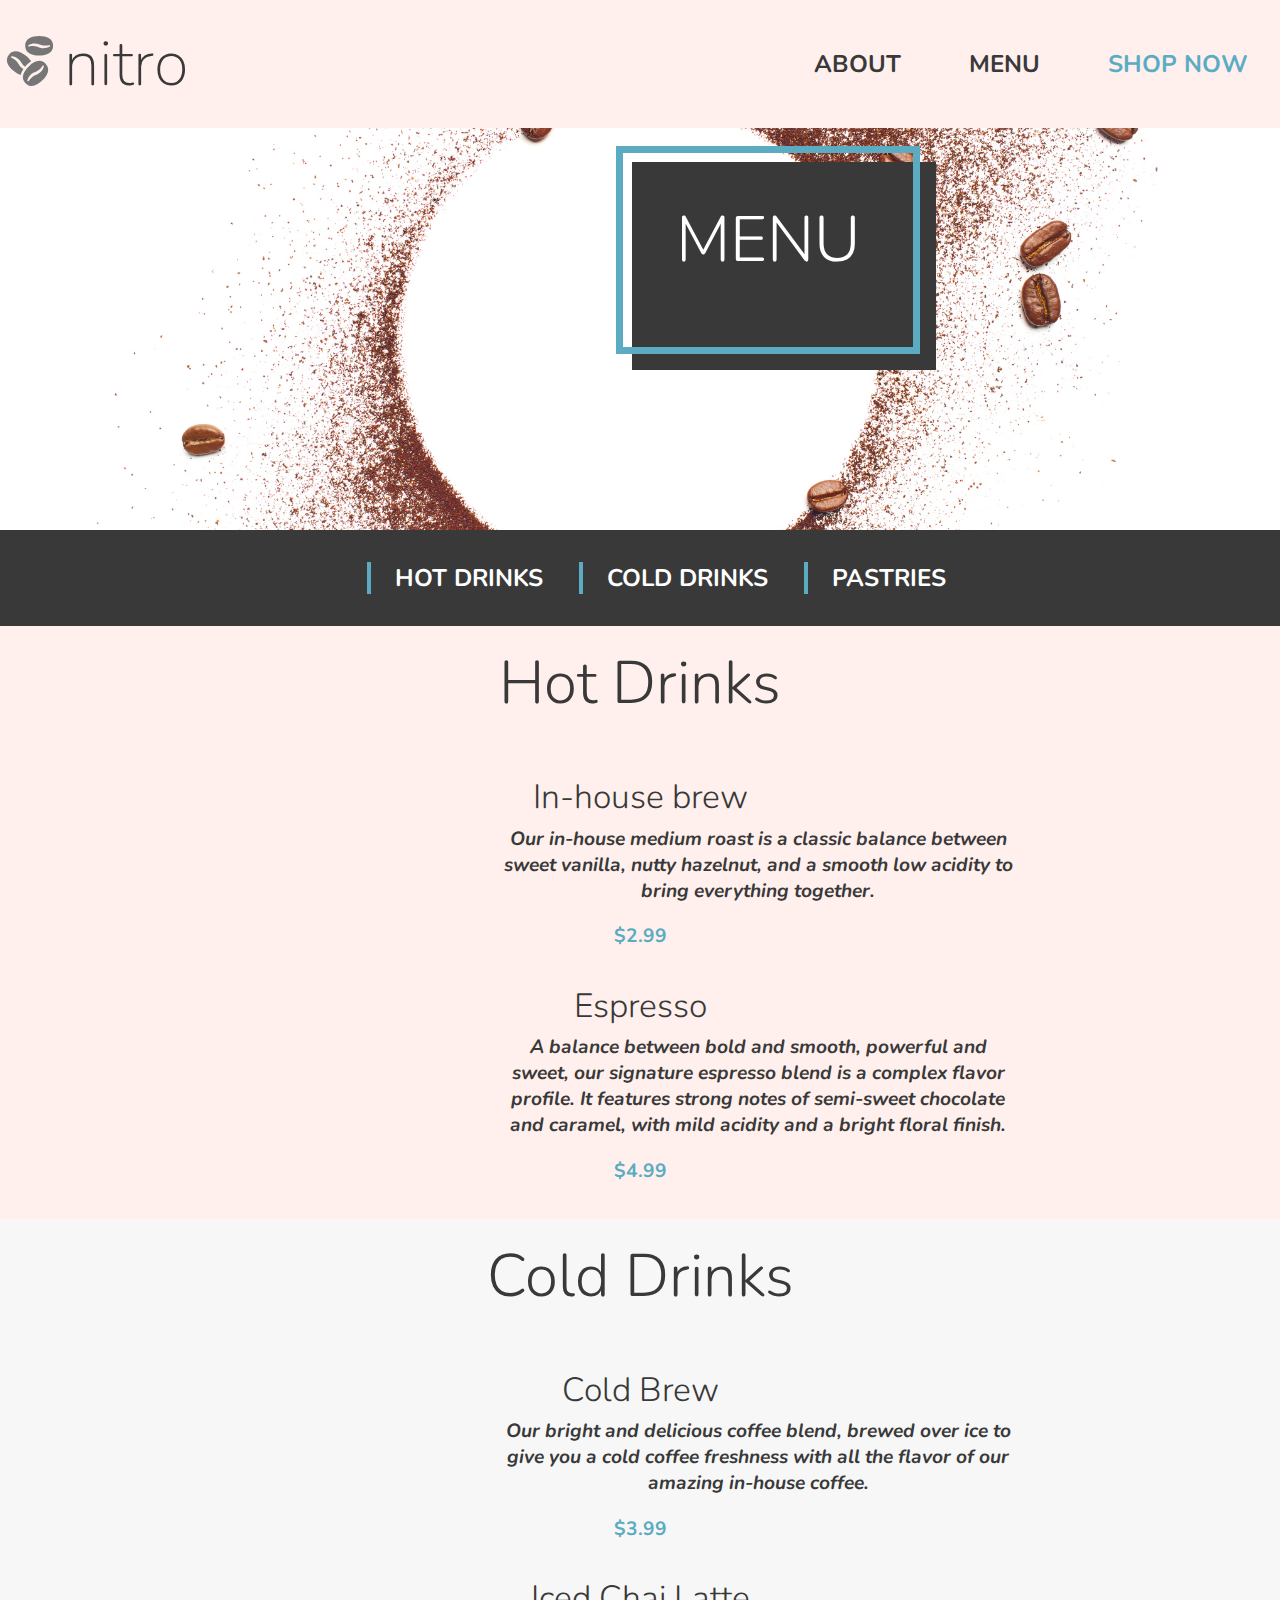
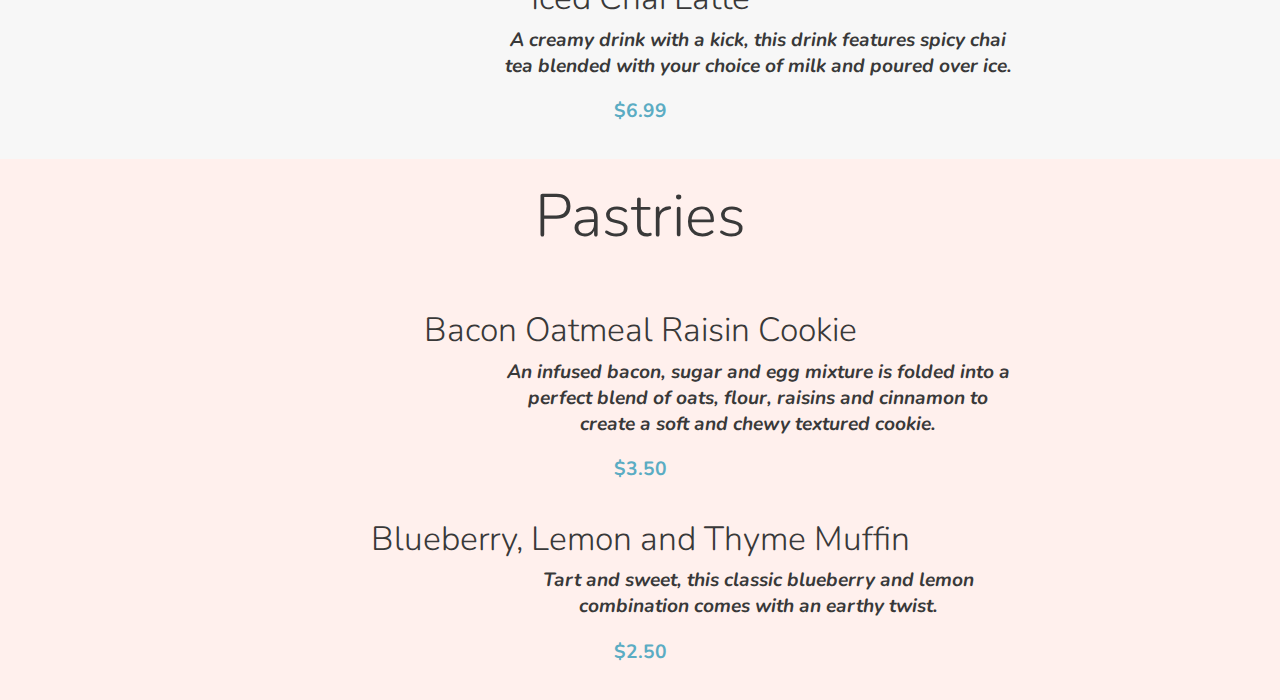
<file: noriko-kono-coffeeshop/pages1/menu1.html>
<!DOCTYPE html>
<html lang="en">
    <head>
        <meta charset="UTF-8">
        <meta http-equiv="X-UA-Compatible" content="IE=edge">
        <meta name="viewport" content="width=device-width, initial-scale=1.0">
        <link rel="preconnect" href="https://fonts.googleapis.com">
        <link rel="preconnect" href="https://fonts.gstatic.com" crossorigin>
        <link href="https://fonts.googleapis.com/css2?family=Nunito:wght@300&display=swap" rel="stylesheet">
        <link rel="stylesheet" href="../css/global.css">
        <link rel="stylesheet" href="../css/menu.css">
        <title>🧁 Coffee Shop Menu</title>
    </head>

    <body>
        <header>
            
              
                <nav class="navbar">
                    <div>
                            <a href="../index1.html"><img src="../assets/logos/coffee-beans-logo-and-footer.svg" alt="coffee bean logo" class="beans-icon"></a>
                            <a href="../index1.html" class="store-name">nitro</a>
                    </div>
                    <div>
                        <ul> 
                            <li><a href="../index1.html">ABOUT</a></li>
                            <li><a href="#hot-drinks">MENU</a></li>
                            <li><a href="#hot-drinks" class="shop-now">SHOP NOW</a></li>
                        </ul>
                    </div>
                </nav>

                <section class="menu-container">
                    <img class="menu-image" src="../assets/images/coffee-circle.jpg" alt="coffee circle image">
                    <div class="text-block">
                        <a href="#hot-drinks">
                            <div class="decoration-line">
                                <h1>MENU</h1>
                            </div>
                        </a>
                    <div>
                </section>
            <nav>
                <ul class="menu-links">
                    <li><a href="#hot-drinks" class="menu-link-text">HOT DRINKS</a></li>
                    <li><a href="#cold-drinks" class="menu-link-text">COLD DRINKS</a></li>
                    <li><a href="#pastries" class="menu-link-text">PASTRIES</a></li>
                </ul>       
            </nav>
        </header>

        <main>
            <section class="pink-background">
                <h2 id="hot-drinks">Hot Drinks</h2>
                    <h3>In-house brew</h3>
                        <p class="menu-description">Our in-house medium roast is a classic balance between sweet vanilla, nutty hazelnut, and a smooth low acidity to bring everything together.</p>
                        <p class="price">$2.99</p>
                        
                    <h3>Espresso</h3>
                        <p class="menu-description">A balance between bold and smooth, powerful and sweet, our signature espresso blend is a complex flavor profile. It features strong notes of semi-sweet chocolate and caramel, with mild acidity and a bright floral finish.
                        <p class="price">$4.99</p>
            </section>

            <section class="gray-background">
                <h2 id="cold-drinks">Cold Drinks</h2>
                    <h3>Cold Brew</h3>
                        <p class="menu-description">Our bright and delicious coffee blend, brewed over ice to give you a cold coffee freshness with all the flavor of our amazing in-house coffee.</p>
                        <p class="price">$3.99</p>
                    <h3>Iced Chai Latte</h3>
                        <p class="menu-description">A creamy drink with a kick, this drink features spicy chai tea blended with your choice of milk and poured over ice.</p>
                        <p class="price">$6.99</p>
            </section>
            
            <section class="pink-background">
                <h2 id="pastries">Pastries</h2>
                    <h3>Bacon Oatmeal Raisin Cookie</h3>
                        <p class="menu-description">An infused bacon, sugar and egg mixture is folded into a perfect blend of oats, flour, raisins and cinnamon to create a soft and chewy textured cookie.</p>
                        <p class="price">$3.50</p>
                    <h3>Blueberry, Lemon and Thyme Muffin</h3>
                        <p class="menu-description">Tart and sweet, this classic blueberry and lemon combination comes with an earthy twist.</p>
                        <p class="price">$2.50</p>
            <section>
        </main> 
    </body>
</html>
</file>
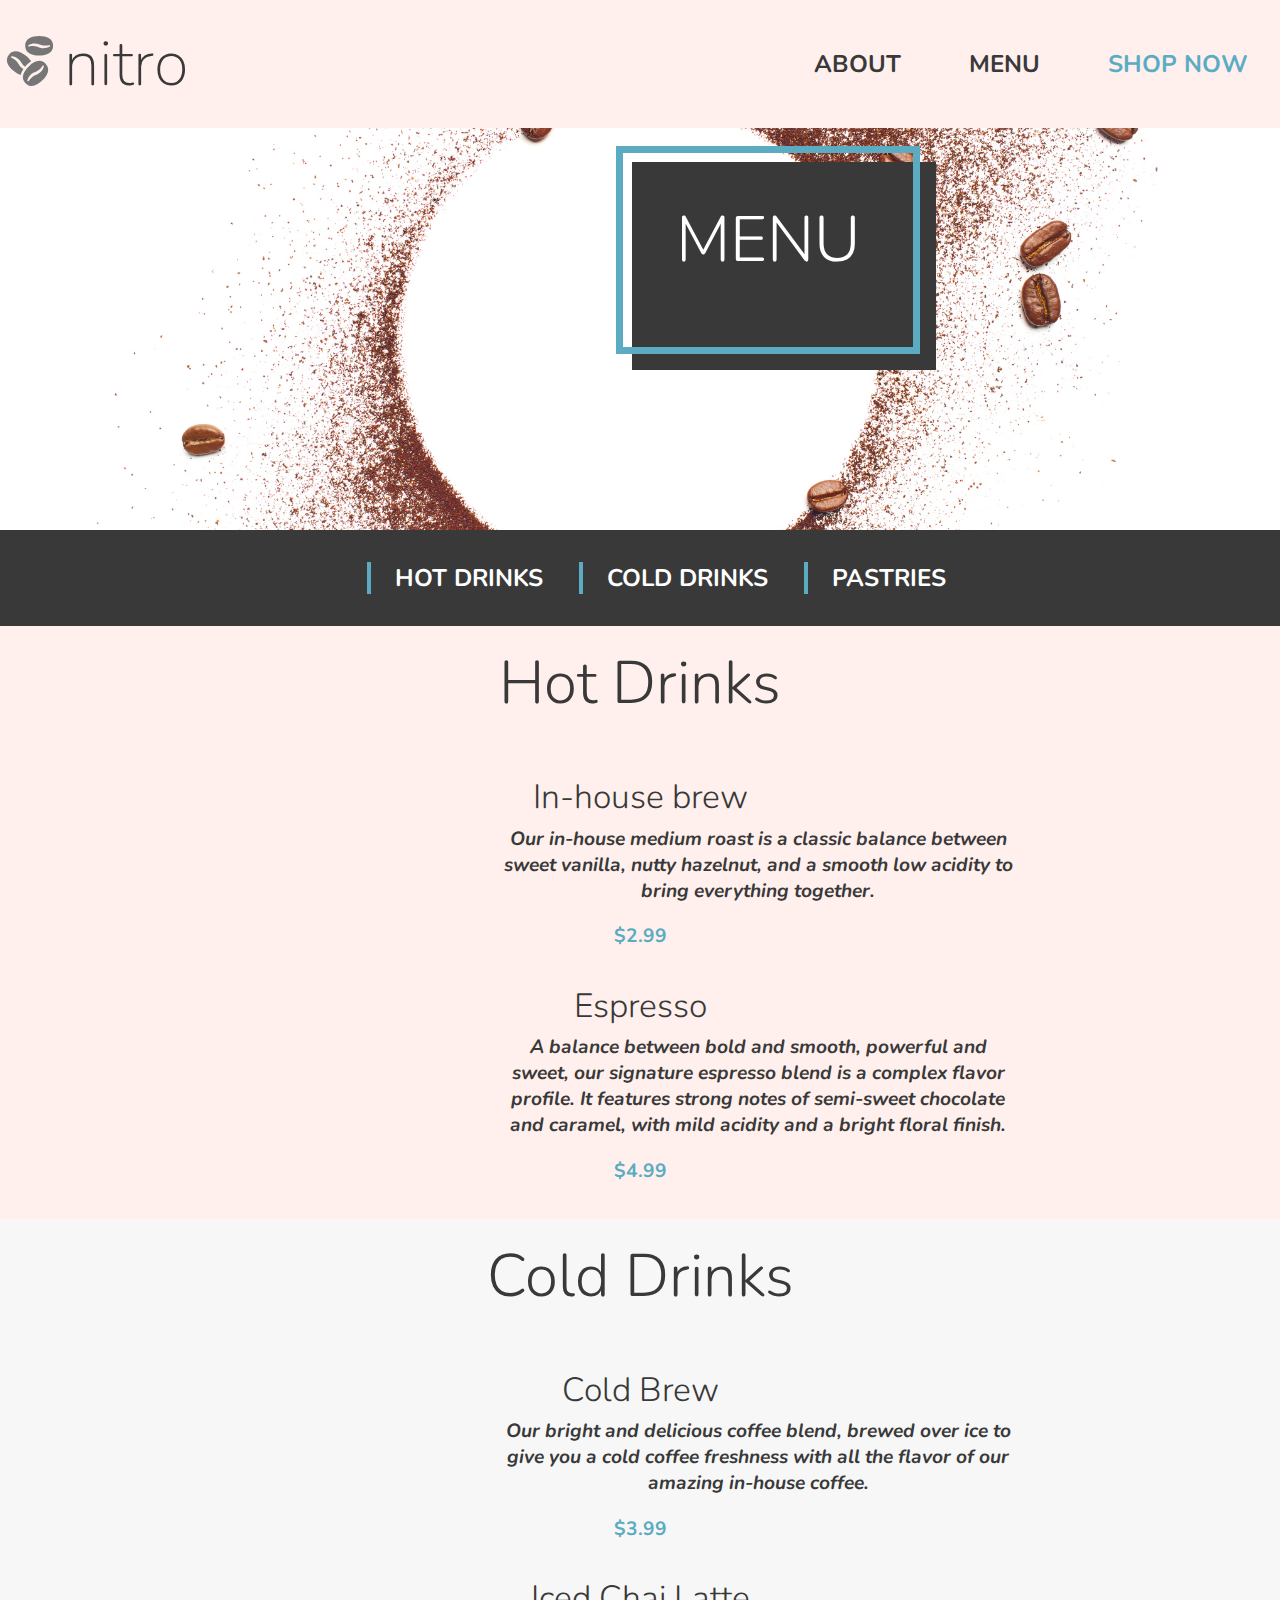
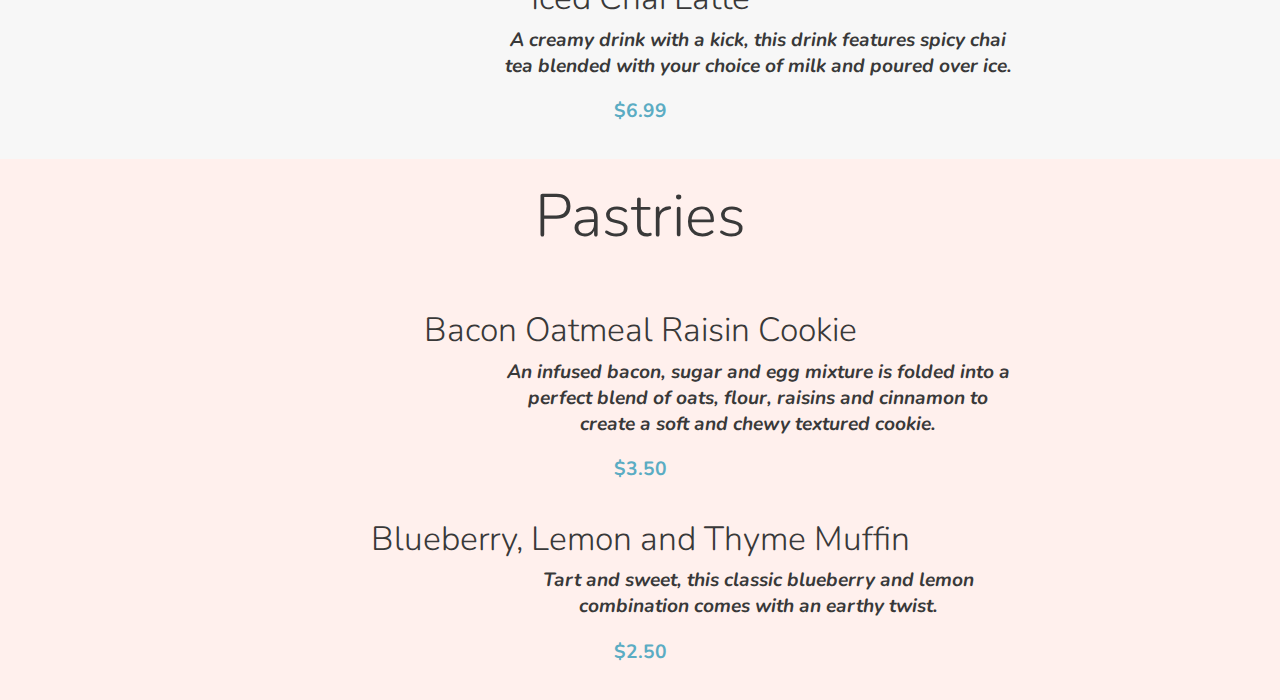
<file: noriko-kono-coffeeshop/pages1/noriko-kono-coffeeshop/pages/menu.html>
<!DOCTYPE html>
<html lang="en">
    <head>
        <meta charset="UTF-8">
        <meta http-equiv="X-UA-Compatible" content="IE=edge">
        <meta name="viewport" content="width=device-width, initial-scale=1.0">
        <link rel="preconnect" href="https://fonts.googleapis.com">
        <link rel="preconnect" href="https://fonts.gstatic.com" crossorigin>
        <link href="https://fonts.googleapis.com/css2?family=Nunito:wght@300&display=swap" rel="stylesheet">
        <link rel="stylesheet" href="../scss/menu.css">
        <title>🧁 Coffee Shop Menu</title>
    </head>

    <body>
        <header>
            
              
                <nav class="navbar">
                    <div>
                            <a href="../index.html"><img src="../assets/logos/coffee-beans-logo-and-footer.svg" alt="coffee bean logo" class="beans-icon"></a>
                            <a href="../index.html" class="store-name">nitro</a>
                    </div>
                    <div>
                        <ul> 
                            <li><a href="../index.html">ABOUT</a></li>
                            <li><a href="#hot-drinks">MENU</a></li>
                            <li><a href="#hot-drinks" class="shop-now">SHOP NOW</a></li>
                        </ul>
                    </div>
                </nav>

                <section class="menu-container">
                    <img class="menu-image" src="../assets/images/coffee-circle.jpg" alt="coffee circle image">
                    <div class="text-block">
                        <a href="#hot-drinks">
                            <div class="decoration-line">
                                <h1>MENU</h1>
                            </div>
                        </a>
                    <div>
                </section>
            <nav>
                <ul class="menu-links">
                    <li><a href="#hot-drinks" class="menu-link-text">HOT DRINKS</a></li>
                    <li><a href="#cold-drinks" class="menu-link-text">COLD DRINKS</a></li>
                    <li><a href="#pastries" class="menu-link-text">PASTRIES</a></li>
                </ul>       
            </nav>
        </header>

        <main>
            <section class="pink-background">
                <h2 id="hot-drinks">Hot Drinks</h2>
                    <h3>In-house brew</h3>
                        <p class="menu-description">Our in-house medium roast is a classic balance between sweet vanilla, nutty hazelnut, and a smooth low acidity to bring everything together.</p>
                        <p class="price">$2.99</p>
                        
                    <h3>Espresso</h3>
                        <p class="menu-description">A balance between bold and smooth, powerful and sweet, our signature espresso blend is a complex flavor profile. It features strong notes of semi-sweet chocolate and caramel, with mild acidity and a bright floral finish.
                        <p class="price">$4.99</p>
            </section>

            <section class="gray-background">
                <h2 id="cold-drinks">Cold Drinks</h2>
                    <h3>Cold Brew</h3>
                        <p class="menu-description">Our bright and delicious coffee blend, brewed over ice to give you a cold coffee freshness with all the flavor of our amazing in-house coffee.</p>
                        <p class="price">$3.99</p>
                    <h3>Iced Chai Latte</h3>
                        <p class="menu-description">A creamy drink with a kick, this drink features spicy chai tea blended with your choice of milk and poured over ice.</p>
                        <p class="price">$6.99</p>
            </section>
            
            <section class="pink-background">
                <h2 id="pastries">Pastries</h2>
                    <h3>Bacon Oatmeal Raisin Cookie</h3>
                        <p class="menu-description">An infused bacon, sugar and egg mixture is folded into a perfect blend of oats, flour, raisins and cinnamon to create a soft and chewy textured cookie.</p>
                        <p class="price">$3.50</p>
                    <h3>Blueberry, Lemon and Thyme Muffin</h3>
                        <p class="menu-description">Tart and sweet, this classic blueberry and lemon combination comes with an earthy twist.</p>
                        <p class="price">$2.50</p>
            <section>
        </main> 
    </body>
</html>
</file>
<file: noriko-kono-coffeeshop/css/global.css>
body {
    font-family: 'Nunito', sans-serif;
    /* font-family: 'Open Sans', Helvetica, Arial, sans-serif; */
    /* font-family: Roboto, "Ubuntu", Arial, sans-serif; */
    color: #393939;
    background-color: #FFF;
    box-sizing: border-box;
    margin: 0;
    padding: 0;
}

*, * ::before, * ::after {
     box-sizing: inherit;
}

ul li {
    list-style-type: none;
}

a:hover {
    text-decoration: underline;
    color: #5BACC3;
}

/* removed weird linking lines at Yelp logo */
a:-webkit-any-link {
    color: -webkit-link;
    cursor: pointer;
    text-decoration: none;  
}

h1 {
    font-size: 4em;
    font-weight: 300;
}

h2 {
    font-size: 3.75em;
    font-weight: 300;
}

h3 {
    font-size: 2.1em;
    font-weight: 300;
}

nav li a {
    font-size: 1.3em;
    font-weight: 400;
}

p {
    font-size: 1.2em;
    font-weight: 400;
}

/* navbar ------------------------------------------------------------------------------------- */ 
.navbar {
    background-color:#FFF0ED;  
    overflow: auto;
    margin: 0 auto;
    display: flex;
    flex-direction: row;
    justify-content: space-between;
    align-items: center;
}
  
.navbar li {
    display: inline-block;
    margin: 0 auto;
    /* padding-top: 3em;
    padding-bottom: 0.5em;
    padding-left: 2em; */
    padding: 2em;
    list-style: none;
}

.navbar a {
    text-decoration: none;
    color: #393939;
    font-size: 1.5em;
    font-weight: bold;
}

a.shop-now {
    text-decoration: none;
    color: #5BACC3; 
    font-size: 1.5em;
    font-weight: bold;
}

/* https://www.w3schools.com/howto/howto_js_topnav_responsive.asp */
/* Change the color of links on hover */
.navbar a:hover {
    background-color: #ddd;
    color: #5BACC3; 
}
  
/* Add an active class to highlight the current page */
.navbar a.active {
    background-color: #5BACC3;
    color: white;
}

.navbar .shop-now:hover {
   color:white;
}

a .beans-icon:hover {
    background-color: #5BACC3; 
}

.beans-icon {
    width: 2.5em;
    height: 2.5em;
    /* min-width: 50px;
    max-width: 120px;  */
    vertical-align: sub;  /* makes icon to be lower position */
}

a.store-name {
    text-decoration: none; 
    font-size: 4em;
    color: #393939;
    font-weight: lighter
}
</file>
<file: noriko-kono-coffeeshop/css/landing.css>
header {
    background-color: #FFF0ED;
    margin: 0 auto;
    padding: 0;
}

footer {
    background-color: #FFF0ED;
    position: relative;
}

/* ======================================== Button ============================================ */
.button {
    background-color: #5BACC3;
    color: white;
    border: none; 
    width: 8.5em;
    height: 3.75rem;
    font-size: 1.3em;
    font-weight: 400;
    position: absolute;
    padding-top: 0.7rem;
    padding-bottom: 1rem;
    padding-right: 1rem;
    padding-left: 0.7rem;
    margin: 1em;
}

.button__line {
    position: relative;
    width: 11.2rem;
    height: 3.75rem;
    border: 2px solid black;
    top:  1rem;
    left: 1rem;
}

.button__line:hover {
    top: 1.25rem;
    left: 1.25rem;
}

.button__line:active {
    background-color: #FFF0ED;
}

    /* 
    Minimum width: 180px;
    Maximum width: 80%;
    Padding/Margin increments: 20px;
    Background color: Nitro-Blue;
    Text color: White;
    Border width: 2px;
    Border color: Graphite;
    Position/offset increments: 5px;
     */
/* ============================================ Promotion ================================================= */

/* promotion content p tag */
.promotion {
    background-color: #393939;
    color: white;
    font-family: 'Open Sans', Helvetica, Arial, sans-serif; 
    margin: 13rem;
    padding: 0.8em;
    font-size: 3em;
    text-align: center;
    width: 80%; 
    margin-left: 10%;
    animation: discount-banner 5s infinite;
}

@keyframes discount-banner {
    from {background: linear-gradient(45deg,#5BACC3, #393939);}
    to {background-color: #393939;}
}

.promotion__title {
    font-weight: 900;
}
    /* 
    Minimum width: size of text;
    Maximum width: 90%;
    Padding/Margin increments: 20px;
    Background color: Graphite;*/

/* ======================================= Product ========================================== */
.product-image {
    min-height: 15em;
    max-height: 34em ;
}

.product-price {
    color: #5BACC3;
    font-size: 2.5rem;
    text-align: right;
    margin-top: 1.3em;
    padding-right: 0.5em;
    font-family: 'Open Sans', Helvetica, Arial, sans-serif; 
    font-weight: 900;
}

span {
    font-family: 'Open Sans', Helvetica, Arial, sans-serif; 
    font-weight: 900;
}

/* coffee beans and social network icons */
#logo-img {
    min-width: 3em;
    max-width: 7.5em;
}

/* https://stackoverflow.com/questions/38437231/icon-flipping-on-hover social network icons animation */
a #logo-img{ 
    margin: 0.1em 0.2em; 
    -webkit-transition: 0.6s ease-out;
    -moz-transition:  0.6s ease-out;
    transition:  0.6s ease-out;
}

a #logo-img:hover {
  -webkit-transform: rotateZ(720deg);
  -moz-transform: rotateZ(720deg);
  transform: rotateZ(720deg);
}

/* ------------------------------------------------------------------------ */
.product {
    background-color: #F7F7F7;
    margin: 0 auto;
    padding: 1em;
}

.product__heading {
    text-align: center;
}

/* production card --------------------------------------------------*/
.product-container {
    display: flex;
    flex-direction: row;
    justify-content: center;
    align-items: center;
    flex-wrap: wrap;
    align-content: space-between;
    height: 30rem;
    margin: 0 auto;
}

.product-container__card {
    background-color: #FFF;
    width: 22em;
    min-height: 28em;
    max-height: 29em;
    margin: 1.25em;
    padding: 1.25em;
    border-radius: 10px;
    box-shadow: 0 5px 9px -1px rgba(0, 0, 0, 0.25);
    display: flex;
    justify-content: center;
    align-items: center;
    flex-flow: row wrap;
}

    /* Minimum width: 330px;
    Maximum width: 350px;
    Minimum height: 440px;
    Maximum height: 460px;
    Padding/Margin increments: 20px;
    Border radius: 10px;
    Box shadow: 0 5px 9px -1px;
    Box shadow color: rgba(0, 0, 0, 0.25) */
    
.product-container__card-pink-background {
    background-color: #FFF0ED;
    width: 22em;
    margin: -3.5em;
    border-bottom-right-radius: 10px;
    border-bottom-left-radius: 10px;
    position: relative;
}

.product-container__card-pink-background--left {
    position: absolute;
    text-align: left;
    justify-content: center;
    padding-left: 2em;
}

h3 {
    margin-bottom: 0;
}

p.product-container__card-pink-background--left-description {
    margin-top: 0;
    color: gray;
}

.product-container--button {
    padding-top: 3em;
    padding-bottom: 4em;
    padding-left: 42%;
}

/* ============================= h1 =================================== */
.h1-container {
    background-color: #FFF0ED;
    display: flex;
    flex-direction: row;
    justify-content: center; 
    align-items: center; 
    flex-wrap: wrap;
    align-content: space-evenly;
    height: 35rem;
    margin: 0 auto;
    padding: 0;
}

.h1-container__card--text {
    width: 30em;
    text-align: left;
    margin: 2em;
}

.h1-container__card--image{
    width: 30em;
    text-align: right;
    margin: 2em;
}

h1 {
    margin-bottom: 0;
}

/* ============================== slogan ============================= */
.slogan-container {
    display: flex;
    flex-direction: row;
    justify-content: center;
    align-items: center;
    flex-wrap: wrap;
    align-content: space-between;
    /* height: 30rem; */
    /* margin-bottom: 15em; */
}

.slogan-container__left {
    flex-grow: 1;
    margin-left: 10em;
    padding: 2em;
}

h4 {
    font-size: 3.5em;
    font-weight: 400;
    margin-bottom: 0; 
}

.slogan-container__right {
    flex-basis: 35%;
    position: relative;
    top: 0;
    left: 0;
    margin-top: 10em;
}

.slogan-container__right--line-decoration{
    position: absolute;
    width: 24em;
    height: 24em;
    border: 6px solid #5BACC3;;
    top: -1.1em;
    left: -1.1em;
}

.cold-brew-background {
    width: 24em;
    height: 24em; 
}

.tilted-can {
    margin-left:7em;
    margin-top: 5em;
}

/* tilted-can animation ---------------------------------------*/
 .slogan-container__right--png-2:hover {
    -webkit-animation: rotating 2s linear infinite;
 }

 @-webkit-keyframes rotating {
    from{
        -webkit-transform: rotate(0deg);
    }
    to{
        -webkit-transform: rotate(360deg);
    }
}
/* ------------------------------------------------------------- */

.slogan-icon {
    width: 3em;
    height: 3em;
}

.slogan-container__icon-container {
    display:flex;
    flex-direction: row;
    align-items: flex-start;
    justify-content: space-between;
    flex-wrap: wrap;
    width: 29em;
    margin: 2em 0;
}

/* ===================================== footer ======================================= */
.address {
    display: flex;
    flex-direction: row;
    justify-content: space-around;
    flex-wrap: wrap;
    font-style: normal;
    padding: 3em;
    width: 100%;
    overflow: hidden;
}

.beans-icon--footer {
    /* min-width: 5em; */
    width: 7.5em;
    opacity: 25%;
}
    /* Minimum width: 60px;
    Maximum width: 120px;
    Opacity: 25%;
    Position/offset increments: 20px */

.address__beans-logo--left {
    position: relative;
    right: 9em;
    bottom: 2em;
}

.address__beans-logo--right {
    position: relative;
    left: 9em;
    top: 3em;
}
</file>
<file: noriko-kono-coffeeshop/pages1/noriko-kono-coffeeshop/scss/main.css>
body {
  font-family: "Nunito", sans-serif;
  /* font-family: 'Open Sans', Helvetica, Arial, sans-serif; */
  /* font-family: Roboto, "Ubuntu", Arial, sans-serif; */
  color: #393939;
  background-color: #FFF;
  box-sizing: border-box;
  margin: 0;
  padding: 0;
}

*, * ::before, * ::after {
  box-sizing: inherit;
}

ul li {
  list-style-type: none;
}

a:hover {
  text-decoration: underline;
  color: #5BACC3;
}

/* removed weird linking lines at Yelp logo */
a:-webkit-any-link {
  color: -webkit-link;
  cursor: pointer;
  text-decoration: none;
}

h1 {
  font-size: 4em;
  font-weight: 300;
}

h2 {
  font-size: 3.75em;
  font-weight: 300;
}

h3 {
  font-size: 2.1em;
  font-weight: 300;
}

nav li a {
  font-size: 1.3em;
  font-weight: 400;
}

p {
  font-size: 1.2em;
  font-weight: 400;
}

/* navbar ------------------------------------------------------------------------------------- */
.navbar {
  background-color: #FFF0ED;
  overflow: auto;
  margin: 0 auto;
  display: flex;
  flex-direction: row;
  justify-content: space-between;
  align-items: center;
}

.navbar li {
  display: inline-block;
  margin: 0 auto;
  /* padding-top: 3em;
  padding-bottom: 0.5em;
  padding-left: 2em; */
  padding: 2em;
  list-style: none;
}

.navbar a {
  text-decoration: none;
  color: #393939;
  font-size: 1.5em;
  font-weight: bold;
}

a.shop-now {
  text-decoration: none;
  color: #5BACC3;
  font-size: 1.5em;
  font-weight: bold;
}

/* https://www.w3schools.com/howto/howto_js_topnav_responsive.asp */
/* Change the color of links on hover */
.navbar a:hover {
  background-color: #ddd;
  color: #5BACC3;
}

/* Add an active class to highlight the current page */
.navbar a.active {
  background-color: #5BACC3;
  color: white;
}

.navbar .shop-now:hover {
  color: white;
}

a .beans-icon:hover {
  background-color: #5BACC3;
}

.beans-icon {
  width: 2.5em;
  height: 2.5em;
  /* min-width: 50px;
  max-width: 120px;  */
  vertical-align: sub;
  /* makes icon to be lower position */
}

a.store-name {
  text-decoration: none;
  font-size: 4em;
  color: #393939;
  font-weight: lighter;
}

header {
  background-color: #FFF0ED;
  margin: 0 auto;
  padding: 0;
}

footer {
  background-color: #FFF0ED;
  position: relative;
}

/* ======================================== Button ============================================ */
.button {
  background-color: #5BACC3;
  color: white;
  border: none;
  width: 8.5em;
  height: 3.75rem;
  font-size: 1.3em;
  font-weight: 400;
  position: absolute;
  padding-top: 0.7rem;
  padding-bottom: 1rem;
  padding-right: 1rem;
  padding-left: 0.7rem;
  margin: 1em;
}

.button__line {
  position: relative;
  width: 11.2rem;
  height: 3.75rem;
  border: 2px solid black;
  top: 1rem;
  left: 1rem;
}

.button__line:hover {
  top: 1.25rem;
  left: 1.25rem;
}

.button__line:active {
  background-color: #FFF0ED;
}

/* 
Minimum width: 180px;
Maximum width: 80%;
Padding/Margin increments: 20px;
Background color: Nitro-Blue;
Text color: White;
Border width: 2px;
Border color: Graphite;
Position/offset increments: 5px;
 */
/* ============================================ Promotion ================================================= */
/* promotion content p tag */
.promotion {
  background-color: #393939;
  color: white;
  font-family: "Open Sans", Helvetica, Arial, sans-serif;
  margin: 13rem;
  padding: 0.8em;
  font-size: 3em;
  text-align: center;
  width: 80%;
  margin-left: 10%;
  border: none;
  -webkit-animation: discount-banner 2.5s infinite;
          animation: discount-banner 2.5s infinite;
}

@-webkit-keyframes discount-banner {
  from {
    background: linear-gradient(45deg, #5BACC3, #393939);
  }
  to {
    background-color: #393939;
  }
}

@keyframes discount-banner {
  from {
    background: linear-gradient(45deg, #5BACC3, #393939);
  }
  to {
    background-color: #393939;
  }
}
/* .promotion:active {
    background: linear-gradient(45deg,#5BACC3, #393939);
    -webkit-transition: background-color 2.5s linear infinite;
    -ms-transition: background-color 2.5s linear infinite;
    transition: background-color 2.5s linear infinite;
} */
.promotion__title {
  font-weight: 900;
}

/* 
Minimum width: size of text;
Maximum width: 90%;
Padding/Margin increments: 20px;
Background color: Graphite;*/
/* ======================================= Product ========================================== */
.product-image {
  min-height: 15em;
  max-height: 34em;
}

.product-price {
  color: #5BACC3;
  font-size: 2.5rem;
  text-align: right;
  margin-top: 1.3em;
  padding-right: 0.5em;
  font-family: "Open Sans", Helvetica, Arial, sans-serif;
  font-weight: 900;
}

span {
  font-family: "Open Sans", Helvetica, Arial, sans-serif;
  font-weight: 900;
}

/* coffee beans and social network icons */
#logo-img {
  min-width: 3em;
  max-width: 7.5em;
}

/* https://stackoverflow.com/questions/38437231/icon-flipping-on-hover social network icons animation */
a #logo-img {
  margin: 0.1em 0.2em;
  transition: 0.6s ease-out;
}

a #logo-img:hover {
  transform: rotateZ(720deg);
}

/* ------------------------------------------------------------------------ */
.product {
  background-color: #F7F7F7;
  margin: 0 auto;
  padding: 1em;
}

.product__heading {
  text-align: center;
}

/* production card --------------------------------------------------*/
.product-container {
  display: flex;
  flex-direction: row;
  justify-content: center;
  align-items: center;
  flex-wrap: wrap;
  align-content: space-between;
  height: 30rem;
  margin: 0 auto;
}

.product-container__card {
  background-color: #FFF;
  width: 22em;
  min-height: 28em;
  max-height: 29em;
  margin: 1.25em;
  padding: 1.25em;
  border-radius: 10px;
  box-shadow: 0 5px 9px -1px rgba(0, 0, 0, 0.25);
  display: flex;
  justify-content: center;
  align-items: center;
  flex-flow: row wrap;
}

/* Minimum width: 330px;
Maximum width: 350px;
Minimum height: 440px;
Maximum height: 460px;
Padding/Margin increments: 20px;
Border radius: 10px;
Box shadow: 0 5px 9px -1px;
Box shadow color: rgba(0, 0, 0, 0.25) */
.product-container__card-pink-background {
  background-color: #FFF0ED;
  width: 22em;
  margin: -3.5em;
  border-bottom-right-radius: 10px;
  border-bottom-left-radius: 10px;
  position: relative;
}

.product-container__card-pink-background--left {
  position: absolute;
  text-align: left;
  justify-content: center;
  padding-left: 2em;
}

h3 {
  margin-bottom: 0;
}

p.product-container__card-pink-background--left-description {
  margin-top: 0;
  color: gray;
}

.product-container--button {
  padding-top: 3em;
  padding-bottom: 5em;
  padding-left: 42%;
}

/* ============================= h1 =================================== */
.h1-container {
  background-color: #FFF0ED;
  display: flex;
  flex-direction: row;
  justify-content: center;
  align-items: center;
  flex-wrap: wrap;
  align-content: space-evenly;
  height: 35rem;
  margin: 0 auto;
  padding: 0;
}

.h1-container__card--text {
  width: 30em;
  text-align: left;
  margin: 2em;
}

.h1-container__card--image {
  width: 30em;
  text-align: right;
  margin: 2em;
}

h1 {
  margin-bottom: 0;
}

/* ============================== slogan ============================= */
.slogan-container {
  display: flex;
  flex-direction: row;
  justify-content: center;
  align-items: center;
  flex-wrap: wrap;
  align-content: space-between;
  /* height: 30rem; */
  /* margin-bottom: 15em; */
}

.slogan-container__left {
  flex-grow: 1;
  margin-left: 10em;
  padding: 2em;
}

h4 {
  font-size: 3.5em;
  font-weight: 400;
  margin-bottom: 0;
}

.slogan-container__right {
  flex-basis: 35%;
  position: relative;
  top: 0;
  left: 0;
  margin-top: 10em;
}

.slogan-container__right--line-decoration {
  position: absolute;
  width: 24em;
  height: 24em;
  border: 6px solid #5BACC3;
  top: -1.1em;
  left: -1.1em;
}

.cold-brew-background {
  width: 24em;
  height: 24em;
}

.tilted-can {
  margin-left: 8em;
  margin-top: 6em;
}

/* tilted-can animation ---------------------------------------*/
.slogan-container__right--png-2:hover {
  -webkit-animation: rotating 2s linear infinite;
}

@-webkit-keyframes rotating {
  from {
    -webkit-transform: rotate(0deg);
  }
  to {
    -webkit-transform: rotate(360deg);
  }
}
/* ------------------------------------------------------------- */
.slogan-icon {
  width: 3em;
  height: 3em;
}

.slogan-container__icon-container {
  display: flex;
  flex-direction: row;
  align-items: flex-start;
  justify-content: space-between;
  flex-wrap: wrap;
  width: 29em;
  margin: 2em 0;
}

/* ===================================== footer ======================================= */
.address {
  display: flex;
  flex-direction: row;
  justify-content: space-around;
  flex-wrap: wrap;
  font-style: normal;
  padding: 3em;
  width: 100%;
  overflow: hidden;
}

.beans-icon--footer {
  /* min-width: 5em; */
  width: 7.5em;
  opacity: 25%;
}

/* Minimum width: 60px;
Maximum width: 120px;
Opacity: 25%;
Position/offset increments: 20px */
.address__beans-logo--left {
  position: relative;
  right: 9em;
  bottom: 2em;
}

.address__beans-logo--right {
  position: relative;
  left: 9em;
  top: 3em;
}/*# sourceMappingURL=main.css.map */
</file>
<file: noriko-kono-coffeeshop/css/menu.css>
/* container for coffee-circle image */
.menu-container {
    position: relative;
    overflow: hidden;  /*The overflow is clipped, and the rest of the content will be invisible */
} 

/* text block on the coffee-circle image */
.text-block {
    position: relative;
    top: -10em;
    left: 39.5em;
    background-color:#393939;
    color: #FFF;
    /* min-width: 280px; */
    width: 19rem;
    /* min-height: 180px; */
    height: 13rem;
}

.decoration-line {
    position: relative;
    width: 19rem;
    height: 13rem;
    border: 7px solid #5BACC3;
    bottom: 1em;
    right: 1em;
    text-align: center;
}

.text-block a {
    text-decoration: none;
}

.text-block a:hover {
    text-decoration: underline;
    color: #FFF0ED;
}

/* coffee-circle image */
.menu-image {
    /* width:100%;  */
    position: relative;
    top: -15em;
    margin-bottom: -46em; 
    /* min-height: 100%; */
    max-width: 100%;
    /* min-height: 575px;  */
    /* max-height: 600px;  */
    background-position: center;
    background-size: cover;
    object-fit: cover; /* stretch prevention */
}

.menu-links {
    background-color: #393939;
    padding: 2em;
    margin: 0;
    text-align: center;
}
  
.menu-links li {
    display: inline-block;
    margin: 0;
    padding: 0;
    padding-left: 2em;
    list-style: none;
  }

.menu-links a {
    text-decoration: none;
    color: white;
    font-size: 1.5em;
    font-weight: bold;
}

.menu-links a:hover {
    text-decoration: underline dotted  #5BACC3; 
}

.menu-link-text {
    text-decoration: none;
    color: white;
    border-left: 0.2em solid  #5BACC3; 
    padding-left: 1em;
}

h1 {
    color:white;
}

h2 {
    text-align: center ;
    /* remove margin by below*/
    margin-top: 0; 
    padding: 0;
}

h3 {
    text-align: center ;
    margin-bottom: -0.4em;
    padding: 0;
}

.price {
    color: #5BACC3;
    text-align: center;
    font-weight: bold;
}

.pink-background {
    background-color:#FFF0ED;
    padding-top: 1em;
    padding-bottom: 1em;
}

.gray-background {
    background-color:#F7F7F7;
    padding-top: 1em;
    padding-bottom: 1em;
}

/* (I forgot where I found this information link.) If the box needs to be a fixed size, or you are keen to ensure that long words can't overflow, 
then the overflow-wrap property can help. This property will break a word once it is too long to fit on a line by itself. */

.menu-description {
    inline-size: 27em;
    overflow-wrap: break-word;
    text-align: center;
    font-size: 1.2em;
    font-style: italic;
    font-weight: bold;
    margin-left: 26em;
}
</file>
<file: noriko-kono-coffeeshop/pages1/noriko-kono-coffeeshop/scss/menu.css>
body {
  font-family: "Nunito", sans-serif;
  /* font-family: 'Open Sans', Helvetica, Arial, sans-serif; */
  /* font-family: Roboto, "Ubuntu", Arial, sans-serif; */
  color: #393939;
  background-color: #FFF;
  box-sizing: border-box;
  margin: 0;
  padding: 0;
}

*, * ::before, * ::after {
  box-sizing: inherit;
}

ul li {
  list-style-type: none;
}

a:hover {
  text-decoration: underline;
  color: #5BACC3;
}

/* removed weird linking lines at Yelp logo */
a:-webkit-any-link {
  color: -webkit-link;
  cursor: pointer;
  text-decoration: none;
}

h1 {
  font-size: 4em;
  font-weight: 300;
}

h2 {
  font-size: 3.75em;
  font-weight: 300;
}

h3 {
  font-size: 2.1em;
  font-weight: 300;
}

nav li a {
  font-size: 1.3em;
  font-weight: 400;
}

p {
  font-size: 1.2em;
  font-weight: 400;
}

/* navbar ------------------------------------------------------------------------------------- */
.navbar {
  background-color: #FFF0ED;
  overflow: auto;
  margin: 0 auto;
  display: flex;
  flex-direction: row;
  justify-content: space-between;
  align-items: center;
}

.navbar li {
  display: inline-block;
  margin: 0 auto;
  /* padding-top: 3em;
  padding-bottom: 0.5em;
  padding-left: 2em; */
  padding: 2em;
  list-style: none;
}

.navbar a {
  text-decoration: none;
  color: #393939;
  font-size: 1.5em;
  font-weight: bold;
}

a.shop-now {
  text-decoration: none;
  color: #5BACC3;
  font-size: 1.5em;
  font-weight: bold;
}

/* https://www.w3schools.com/howto/howto_js_topnav_responsive.asp */
/* Change the color of links on hover */
.navbar a:hover {
  background-color: #ddd;
  color: #5BACC3;
}

/* Add an active class to highlight the current page */
.navbar a.active {
  background-color: #5BACC3;
  color: white;
}

.navbar .shop-now:hover {
  color: white;
}

a .beans-icon:hover {
  background-color: #5BACC3;
}

.beans-icon {
  width: 2.5em;
  height: 2.5em;
  /* min-width: 50px;
  max-width: 120px;  */
  vertical-align: sub;
  /* makes icon to be lower position */
}

a.store-name {
  text-decoration: none;
  font-size: 4em;
  color: #393939;
  font-weight: lighter;
}

/* container for coffee-circle image */
.menu-container {
  position: relative;
  overflow: hidden;
  /*The overflow is clipped, and the rest of the content will be invisible */
}

/* text block on the coffee-circle image */
.text-block {
  position: relative;
  top: -10em;
  left: 39.5em;
  background-color: #393939;
  color: #FFF;
  /* min-width: 280px; */
  width: 19rem;
  /* min-height: 180px; */
  height: 13rem;
}

.decoration-line {
  position: relative;
  width: 19rem;
  height: 13rem;
  border: 7px solid #5BACC3;
  bottom: 1em;
  right: 1em;
  text-align: center;
}

.text-block a {
  text-decoration: none;
}

.text-block a:hover {
  text-decoration: underline;
  color: #FFF0ED;
}

/* coffee-circle image */
.menu-image {
  /* width:100%;  */
  position: relative;
  top: -15em;
  margin-bottom: -46em;
  /* min-height: 100%; */
  max-width: 100%;
  /* min-height: 575px;  */
  /* max-height: 600px;  */
  background-position: center;
  background-size: cover;
  -o-object-fit: cover;
     object-fit: cover;
  /* stretch prevention */
}

.menu-links {
  background-color: #393939;
  padding: 2em;
  margin: 0;
  text-align: center;
}

.menu-links li {
  display: inline-block;
  margin: 0;
  padding: 0;
  padding-left: 2em;
  list-style: none;
}

.menu-links a {
  text-decoration: none;
  color: white;
  font-size: 1.5em;
  font-weight: bold;
}

.menu-links a:hover {
  -webkit-text-decoration: underline dotted #5BACC3;
          text-decoration: underline dotted #5BACC3;
}

.menu-link-text {
  text-decoration: none;
  color: white;
  border-left: 0.2em solid #5BACC3;
  padding-left: 1em;
}

h1 {
  color: white;
}

h2 {
  text-align: center;
  /* remove margin by below*/
  margin-top: 0;
  padding: 0;
}

h3 {
  text-align: center;
  margin-bottom: -0.4em;
  padding: 0;
}

.price {
  color: #5BACC3;
  text-align: center;
  font-weight: bold;
}

.pink-background {
  background-color: #FFF0ED;
  padding-top: 1em;
  padding-bottom: 1em;
}

.gray-background {
  background-color: #F7F7F7;
  padding-top: 1em;
  padding-bottom: 1em;
}

/* (I forgot where I found this information link.) If the box needs to be a fixed size, or you are keen to ensure that long words can't overflow, 
then the overflow-wrap property can help. This property will break a word once it is too long to fit on a line by itself. */
.menu-description {
  inline-size: 27em;
  overflow-wrap: break-word;
  text-align: center;
  font-size: 1.2em;
  font-style: italic;
  font-weight: bold;
  margin-left: 26em;
}/*# sourceMappingURL=menu.css.map */
</file>
